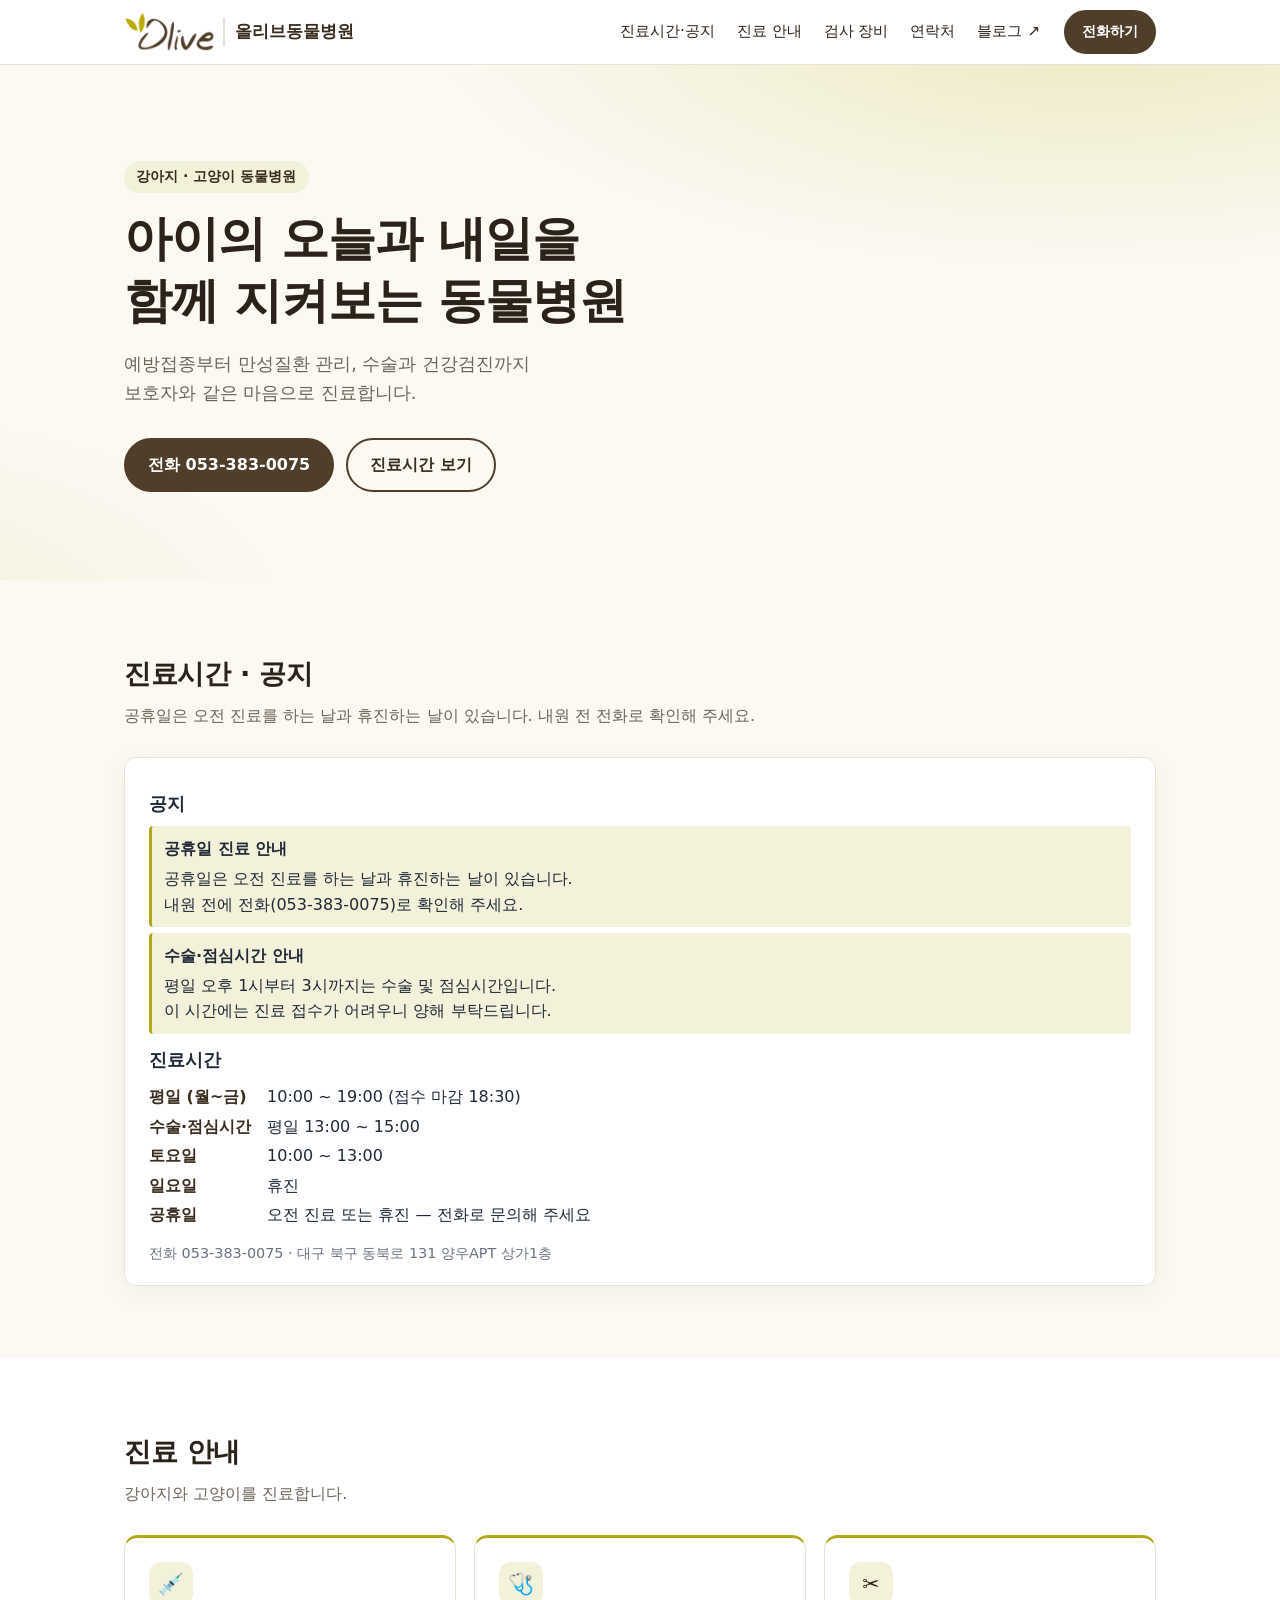
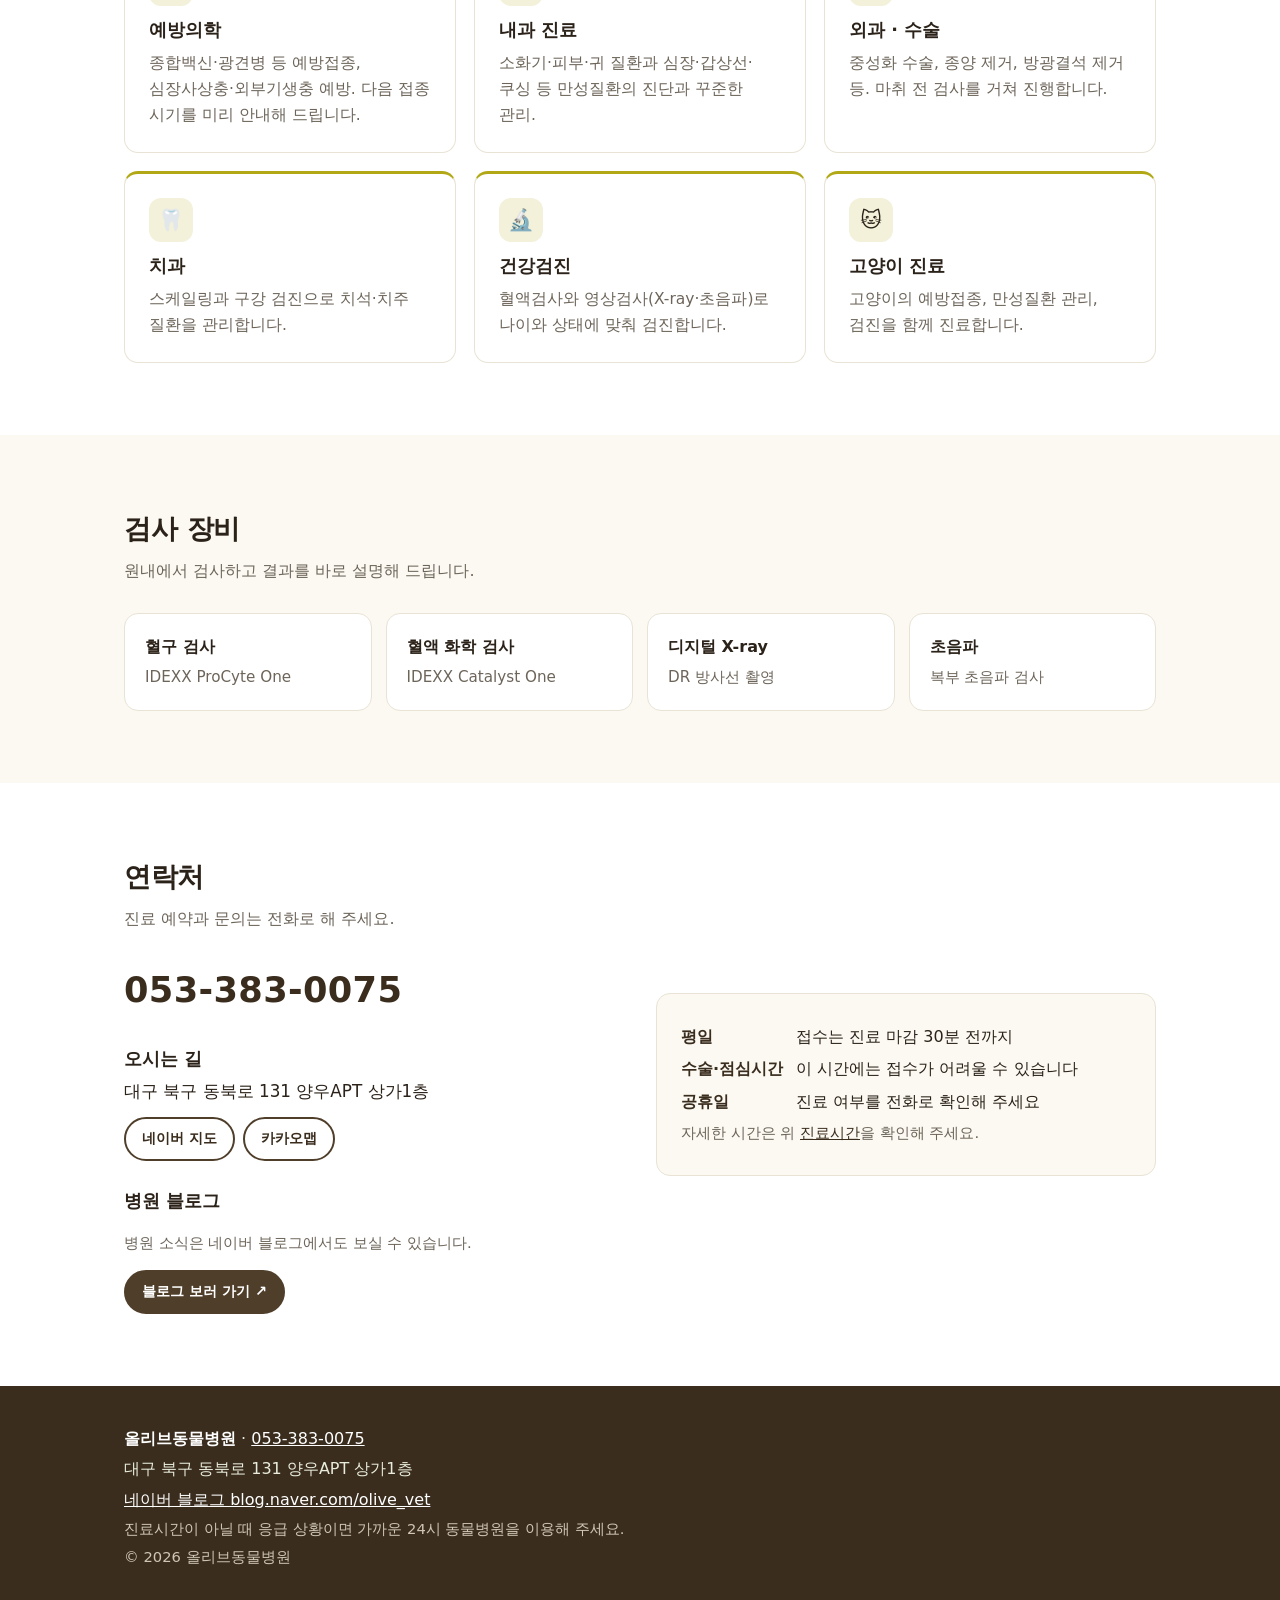
<file: index.html>
<!DOCTYPE html>
<html lang="ko">
<head>
    <meta charset="UTF-8">
    <meta name="viewport" content="width=device-width, initial-scale=1.0">
    <title>올리브동물병원 | 강아지·고양이 동물병원</title>
    <meta name="description" content="올리브동물병원 — 강아지·고양이 예방접종, 내과·외과 진료, 건강검진, 치과 스케일링. 진료시간과 휴진 안내.">
    <link rel="icon" href="images/olive-logo.png">
    <link rel="stylesheet" href="css/olive.css">
</head>
<body>
    <header class="ol-header">
        <div class="ol-wrap ol-header-in">
            <a href="#top" class="ol-logo" aria-label="올리브동물병원 처음으로">
                <img src="images/olive-logo.png" alt="Olive" width="102" height="45">
                <span class="ol-logo-name" data-vc="clinic_name">올리브동물병원</span>
            </a>
            <nav class="ol-nav" aria-label="메뉴">
                <a href="#hours">진료시간·공지</a>
                <a href="#care">진료 안내</a>
                <a href="#equipment">검사 장비</a>
                <a href="#contact">연락처</a>
                <a href="https://blog.naver.com/olive_vet" target="_blank" rel="noopener">블로그 ↗</a>
            </nav>
            <a class="ol-btn ol-btn-sm" href="tel:0533830075" data-vc="phone" data-vc-text="keep">전화하기</a>
        </div>
    </header>

    <main id="top">
        <section class="ol-hero">
            <div class="ol-wrap ol-hero-in">
                <p class="ol-eyebrow">강아지 · 고양이 동물병원</p>
                <h1>아이의 오늘과 내일을<br>함께 지켜보는 동물병원</h1>
                <p class="ol-lead">예방접종부터 만성질환 관리, 수술과 건강검진까지 <br class="ol-br">보호자와 같은 마음으로 진료합니다.</p>
                <div class="ol-hero-cta">
                    <a class="ol-btn" href="tel:0533830075" data-vc="phone" data-vc-prefix="전화 ">전화 053-383-0075</a>
                    <a class="ol-btn ol-btn-ghost" href="#hours">진료시간 보기</a>
                </div>
            </div>
        </section>

        <section id="hours" class="ol-section ol-section-tint">
            <div class="ol-wrap">
                <h2 class="ol-h2">진료시간 · 공지</h2>
                <p class="ol-sub">공휴일은 오전 진료를 하는 날과 휴진하는 날이 있습니다. 내원 전 전화로 확인해 주세요.</p>
            </div>
<!-- vetchart:clinic-info -->
<section id="vetchart-clinic-info"></section>
<script src="js/vetchart-clinic-info.js" defer></script>
<!-- /vetchart:clinic-info -->
        </section>

        <section id="care" class="ol-section">
            <div class="ol-wrap">
                <h2 class="ol-h2">진료 안내</h2>
                <p class="ol-sub">강아지와 고양이를 진료합니다.</p>
                <div class="ol-cards">
                    <article class="ol-card">
                        <div class="ol-ico" aria-hidden="true">💉</div>
                        <h3>예방의학</h3>
                        <p>종합백신·광견병 등 예방접종, 심장사상충·외부기생충 예방. 다음 접종 시기를 미리 안내해 드립니다.</p>
                    </article>
                    <article class="ol-card">
                        <div class="ol-ico" aria-hidden="true">🩺</div>
                        <h3>내과 진료</h3>
                        <p>소화기·피부·귀 질환과 심장·갑상선·쿠싱 등 만성질환의 진단과 꾸준한 관리.</p>
                    </article>
                    <article class="ol-card">
                        <div class="ol-ico" aria-hidden="true">✂️</div>
                        <h3>외과 · 수술</h3>
                        <p>중성화 수술, 종양 제거, 방광결석 제거 등. 마취 전 검사를 거쳐 진행합니다.</p>
                    </article>
                    <article class="ol-card">
                        <div class="ol-ico" aria-hidden="true">🦷</div>
                        <h3>치과</h3>
                        <p>스케일링과 구강 검진으로 치석·치주 질환을 관리합니다.</p>
                    </article>
                    <article class="ol-card">
                        <div class="ol-ico" aria-hidden="true">🔬</div>
                        <h3>건강검진</h3>
                        <p>혈액검사와 영상검사(X-ray·초음파)로 나이와 상태에 맞춰 검진합니다.</p>
                    </article>
                    <article class="ol-card">
                        <div class="ol-ico" aria-hidden="true">🐱</div>
                        <h3>고양이 진료</h3>
                        <p>고양이의 예방접종, 만성질환 관리, 검진을 함께 진료합니다.</p>
                    </article>
                </div>
            </div>
        </section>

        <section id="equipment" class="ol-section ol-section-tint">
            <div class="ol-wrap">
                <h2 class="ol-h2">검사 장비</h2>
                <p class="ol-sub">원내에서 검사하고 결과를 바로 설명해 드립니다.</p>
                <ul class="ol-equip">
                    <li><strong>혈구 검사</strong><span>IDEXX ProCyte One</span></li>
                    <li><strong>혈액 화학 검사</strong><span>IDEXX Catalyst One</span></li>
                    <li><strong>디지털 X-ray</strong><span>DR 방사선 촬영</span></li>
                    <li><strong>초음파</strong><span>복부 초음파 검사</span></li>
                </ul>
            </div>
        </section>

        <section id="contact" class="ol-section">
            <div class="ol-wrap ol-contact">
                <div>
                    <h2 class="ol-h2">연락처</h2>
                    <p class="ol-sub">진료 예약과 문의는 전화로 해 주세요.</p>
                    <a class="ol-phone" href="tel:0533830075" data-vc="phone">053-383-0075</a>
                    <h3 class="ol-h3">오시는 길</h3>
                    <p class="ol-addr" data-vc="address">대구 북구 동북로 131 양우APT 상가1층</p>
                    <div class="ol-map">
                        <a class="ol-btn ol-btn-ghost ol-btn-sm" href="https://map.naver.com/p/search/%EC%98%AC%EB%A6%AC%EB%B8%8C%EB%8F%99%EB%AC%BC%EB%B3%91%EC%9B%90%20%EB%8C%80%EA%B5%AC%20%EB%B6%81%EA%B5%AC%20%EB%8F%99%EB%B6%81%EB%A1%9C%20131" target="_blank" rel="noopener">네이버 지도</a>
                        <a class="ol-btn ol-btn-ghost ol-btn-sm" href="https://map.kakao.com/?q=%EB%8C%80%EA%B5%AC%20%EB%B6%81%EA%B5%AC%20%EB%8F%99%EB%B6%81%EB%A1%9C%20131" target="_blank" rel="noopener">카카오맵</a>
                    </div>
                    <h3 class="ol-h3">병원 블로그</h3>
                    <p class="ol-muted">병원 소식은 네이버 블로그에서도 보실 수 있습니다.</p>
                    <a class="ol-btn ol-btn-sm" href="https://blog.naver.com/olive_vet" target="_blank" rel="noopener">블로그 보러 가기 ↗</a>
                </div>
                <div class="ol-contact-box">
                    <p><strong>평일</strong> 접수는 진료 마감 30분 전까지</p>
                    <p><strong>수술·점심시간</strong> 이 시간에는 접수가 어려울 수 있습니다</p>
                    <p><strong>공휴일</strong> 진료 여부를 전화로 확인해 주세요</p>
                    <p class="ol-muted">자세한 시간은 위 <a href="#hours">진료시간</a>을 확인해 주세요.</p>
                </div>
            </div>
        </section>
    </main>

    <footer class="ol-footer">
        <div class="ol-wrap">
            <p><strong data-vc="clinic_name">올리브동물병원</strong> · <a href="tel:0533830075" data-vc="phone">053-383-0075</a></p>
            <p data-vc="address">대구 북구 동북로 131 양우APT 상가1층</p>
            <p><a href="https://blog.naver.com/olive_vet" target="_blank" rel="noopener">네이버 블로그 blog.naver.com/olive_vet</a></p>
            <p class="ol-muted">진료시간이 아닐 때 응급 상황이면 가까운 24시 동물병원을 이용해 주세요.</p>
            <p class="ol-muted">&copy; 2026 올리브동물병원</p>
        </div>
    </footer>
</body>
</html>
</file>
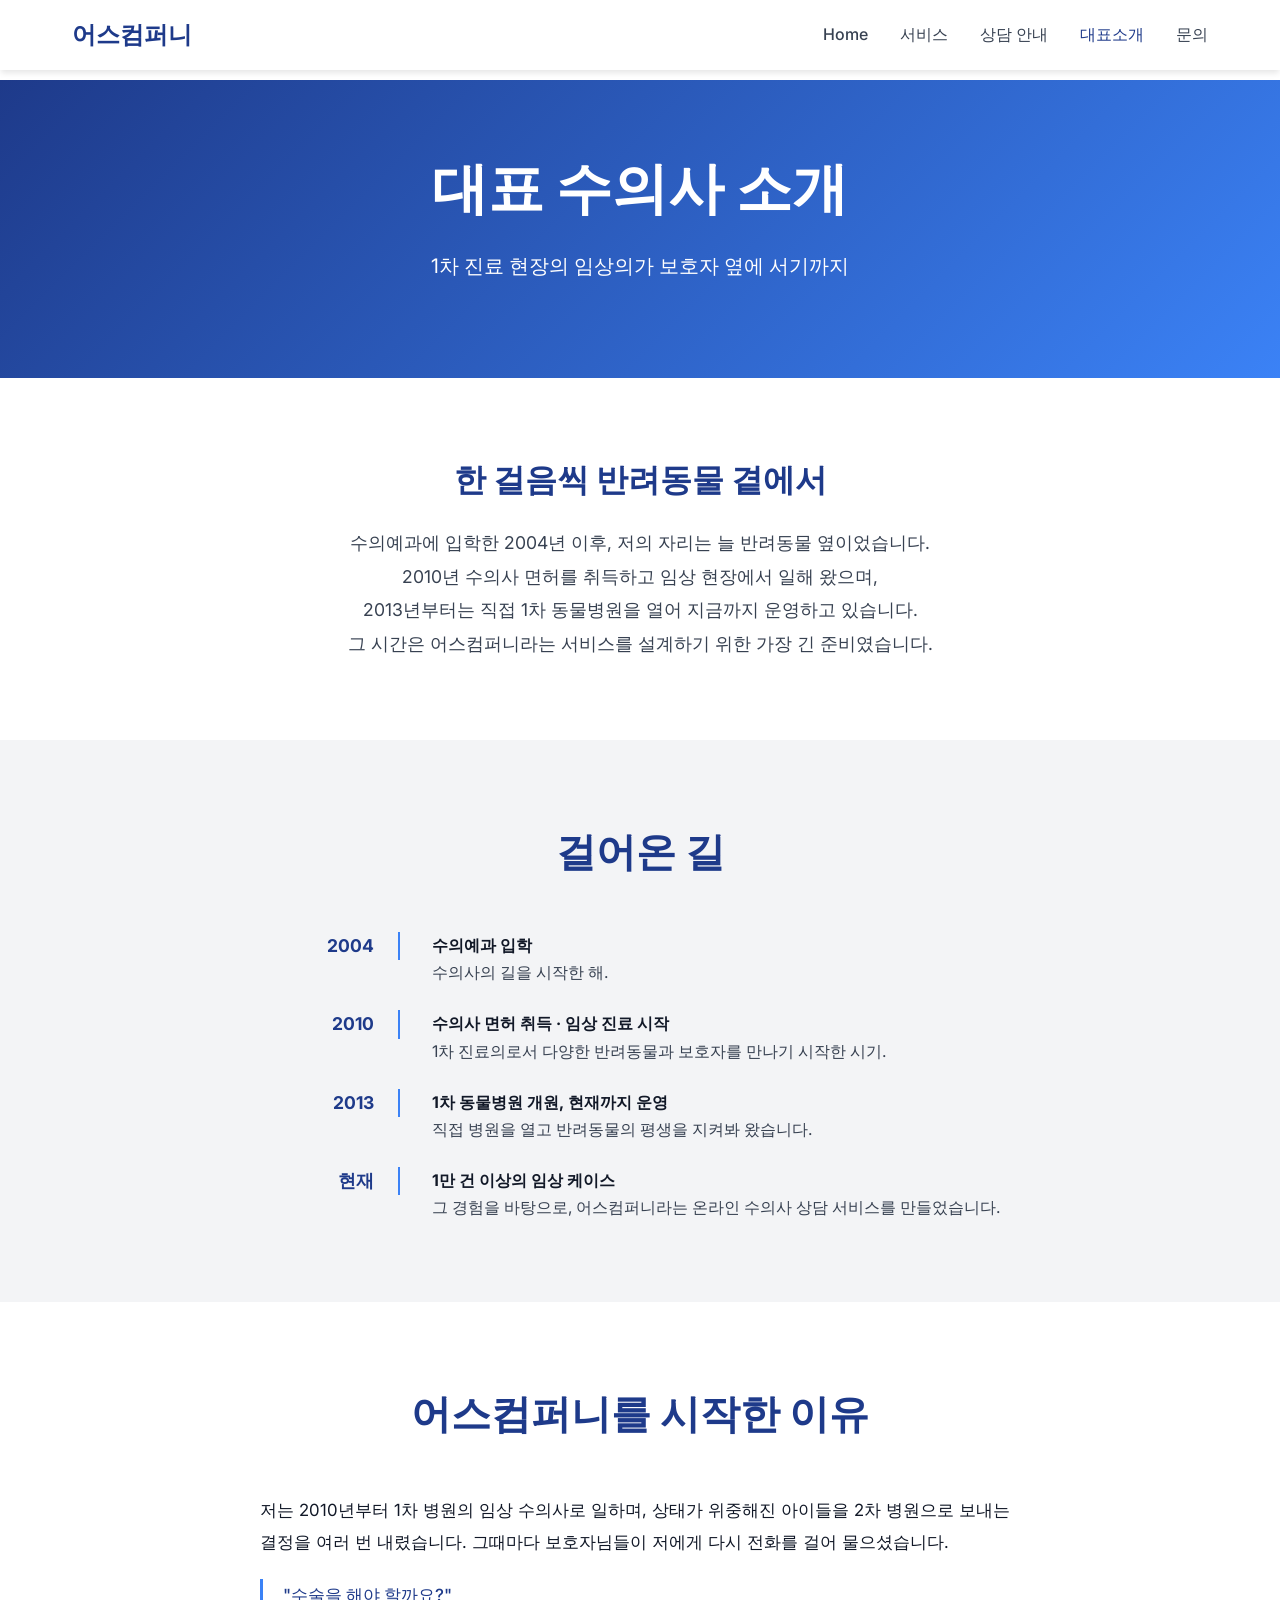
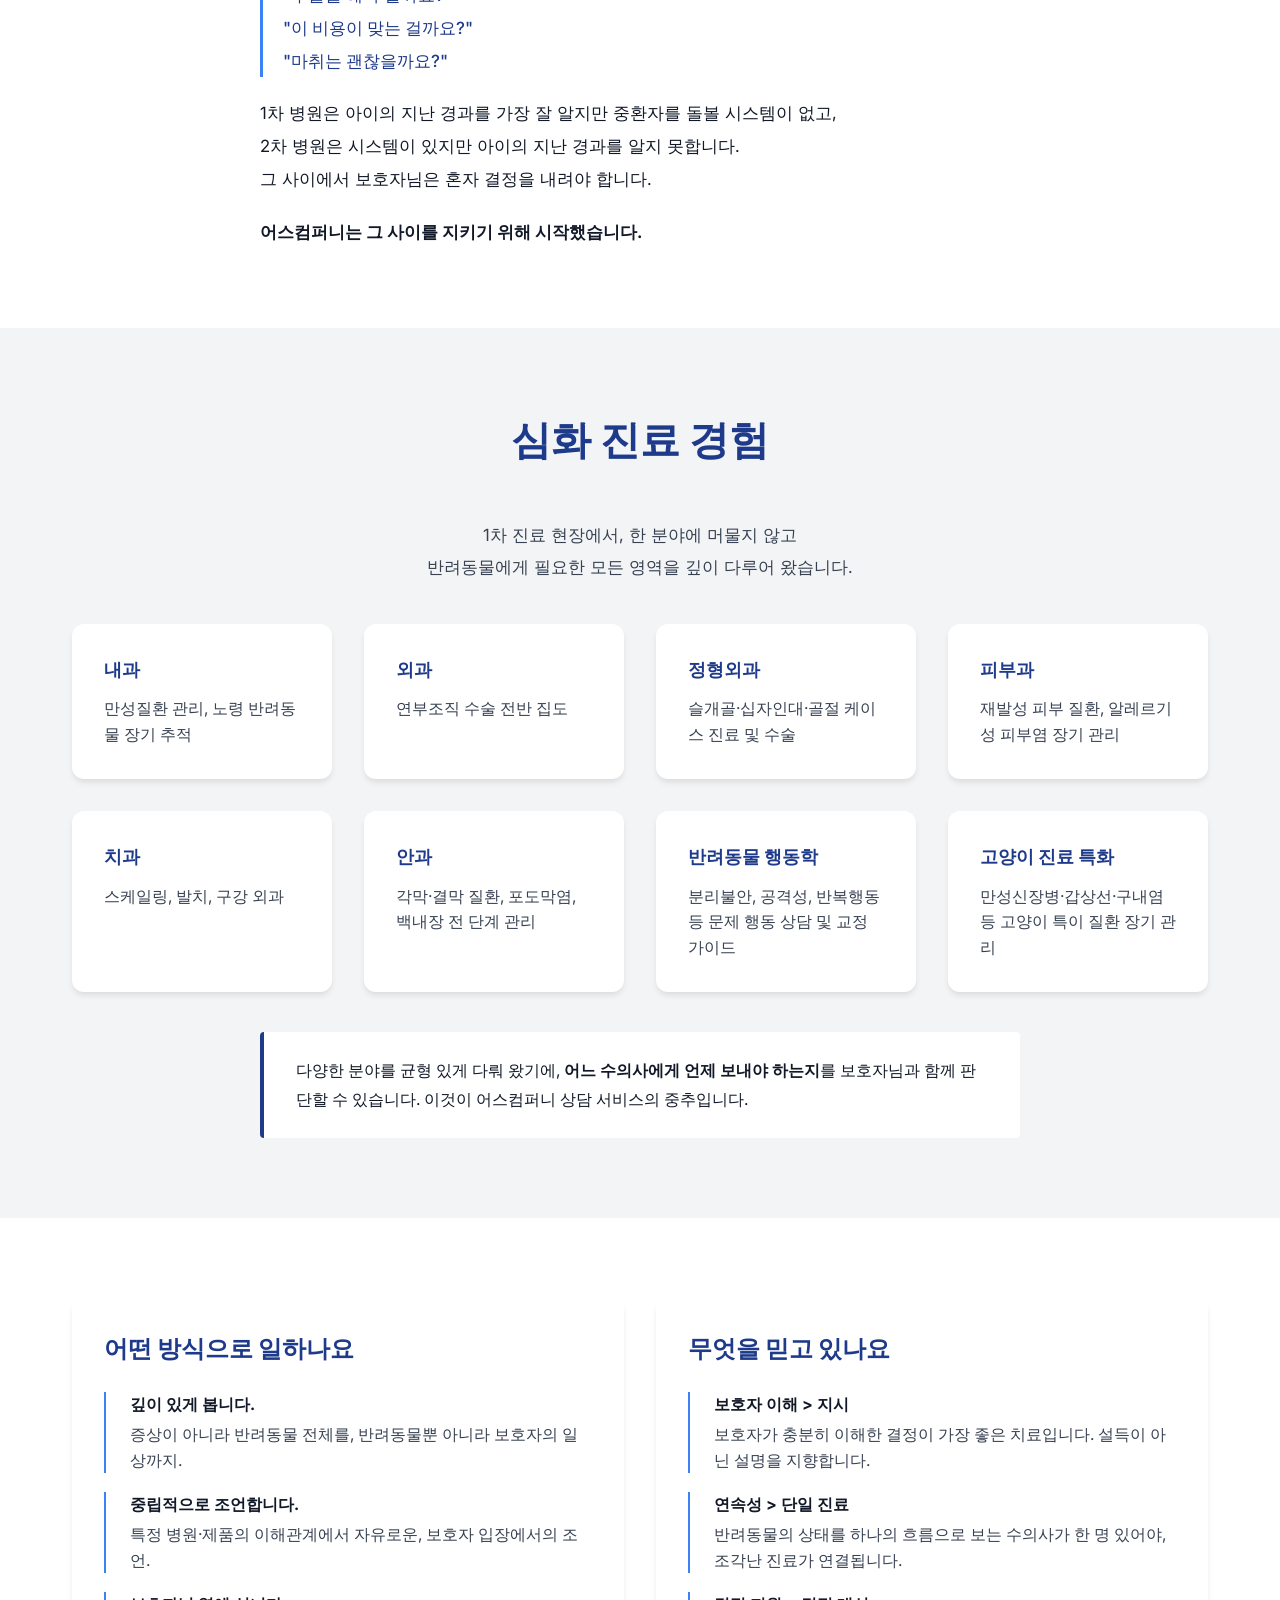
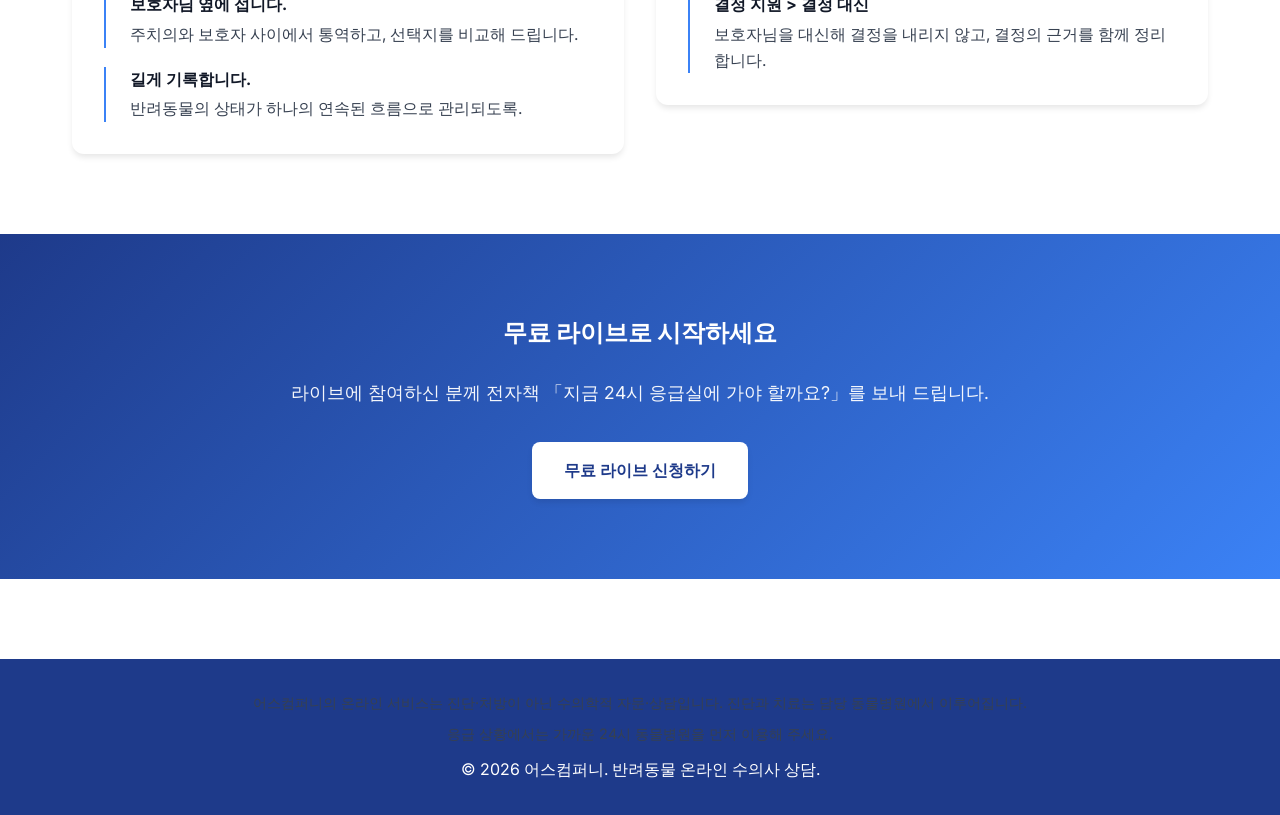
<file: about.html>
<!DOCTYPE html>
<html lang="ko">
<head>
    <meta charset="UTF-8">
    <meta name="viewport" content="width=device-width, initial-scale=1.0">
    <title>대표소개 - 어스컴퍼니</title>
    <meta name="description" content="어스컴퍼니 대표 수의사 소개. 1차 동물병원 원장의 경험을 바탕으로 1차와 2차 사이의 보호자를 돕기 위해 시작한 온라인 상담 서비스.">
    <link rel="stylesheet" href="css/style.css">
    <link rel="icon" href="data:image/svg+xml,<svg xmlns='http://www.w3.org/2000/svg' viewBox='0 0 100 100'><rect width='100' height='100' fill='%231e3a8a'/><text x='50' y='68' font-size='56' font-family='Inter,sans-serif' font-weight='700' fill='white' text-anchor='middle'>E</text></svg>">
</head>
<body>
    <nav>
        <div class="nav-container">
            <a href="index.html" class="logo">어스컴퍼니</a>
            <ul class="nav-links">
                <li><a href="index.html">Home</a></li>
                <li><a href="services.html">서비스</a></li>
                <li><a href="membership.html">상담 안내</a></li>
                <li><a href="about.html">대표소개</a></li>
                <li><a href="contact.html">문의</a></li>
            </ul>
            <div class="hamburger">
                <span></span>
                <span></span>
                <span></span>
            </div>
        </div>
    </nav>

    <main>
        <section class="hero" style="padding: 4rem 2rem; min-height: auto;">
            <div class="hero-content">
                <h1>대표 수의사 소개</h1>
                <p>1차 진료 현장의 임상의가 보호자 옆에 서기까지</p>
            </div>
        </section>

        <section class="section">
            <div class="container">
                <div style="max-width: 820px; margin: 0 auto; text-align: center;">
                    <h2 style="color: var(--deep-blue); margin-bottom: 1.5rem; font-size: 2rem; line-height: 1.4;">한 걸음씩 반려동물 곁에서</h2>
                    <p style="color: var(--gray-700); font-size: 1.1rem; line-height: 1.9;">
                        수의예과에 입학한 2004년 이후, 저의 자리는 늘 반려동물 옆이었습니다.<br>
                        2010년 수의사 면허를 취득하고 임상 현장에서 일해 왔으며,<br>
                        2013년부터는 직접 1차 동물병원을 열어 지금까지 운영하고 있습니다.<br>
                        그 시간은 어스컴퍼니라는 서비스를 설계하기 위한 가장 긴 준비였습니다.
                    </p>
                </div>
            </div>
        </section>

        <section class="section" style="background-color: var(--gray-100);">
            <div class="container">
                <h2 class="section-title">걸어온 길</h2>
                <div style="max-width: 760px; margin: 0 auto;">
                    <div style="display: grid; grid-template-columns: 140px 1fr; gap: 1.5rem 2rem; align-items: start;">
                        <div style="color: var(--deep-blue); font-weight: 700; font-size: 1.1rem; border-right: 2px solid var(--light-blue); padding-right: 1.5rem; text-align: right;">2004</div>
                        <div style="color: var(--gray-900); line-height: 1.7;">
                            <strong>수의예과 입학</strong><br>
                            <span style="color: var(--gray-700);">수의사의 길을 시작한 해.</span>
                        </div>

                        <div style="color: var(--deep-blue); font-weight: 700; font-size: 1.1rem; border-right: 2px solid var(--light-blue); padding-right: 1.5rem; text-align: right;">2010</div>
                        <div style="color: var(--gray-900); line-height: 1.7;">
                            <strong>수의사 면허 취득 · 임상 진료 시작</strong><br>
                            <span style="color: var(--gray-700);">1차 진료의로서 다양한 반려동물과 보호자를 만나기 시작한 시기.</span>
                        </div>

                        <div style="color: var(--deep-blue); font-weight: 700; font-size: 1.1rem; border-right: 2px solid var(--light-blue); padding-right: 1.5rem; text-align: right;">2013</div>
                        <div style="color: var(--gray-900); line-height: 1.7;">
                            <strong>1차 동물병원 개원, 현재까지 운영</strong><br>
                            <span style="color: var(--gray-700);">직접 병원을 열고 반려동물의 평생을 지켜봐 왔습니다.</span>
                        </div>

                        <div style="color: var(--deep-blue); font-weight: 700; font-size: 1.1rem; border-right: 2px solid var(--light-blue); padding-right: 1.5rem; text-align: right;">현재</div>
                        <div style="color: var(--gray-900); line-height: 1.7;">
                            <strong>1만 건 이상의 임상 케이스</strong><br>
                            <span style="color: var(--gray-700);">그 경험을 바탕으로, 어스컴퍼니라는 온라인 수의사 상담 서비스를 만들었습니다.</span>
                        </div>
                    </div>
                </div>
            </div>
        </section>

        <section class="section">
            <div class="container">
                <div style="max-width: 760px; margin: 0 auto;">
                    <h2 class="section-title">어스컴퍼니를 시작한 이유</h2>
                    <div style="color: var(--gray-900); font-size: 1.05rem; line-height: 1.95;">
                        <p style="margin-bottom: 1.25rem;">저는 2010년부터 1차 병원의 임상 수의사로 일하며, 상태가 위중해진 아이들을 2차 병원으로 보내는 결정을 여러 번 내렸습니다. 그때마다 보호자님들이 저에게 다시 전화를 걸어 물으셨습니다.</p>
                        <p style="margin-bottom: 1.25rem; padding-left: 1.25rem; border-left: 3px solid var(--light-blue); color: var(--deep-blue); font-weight: 500;">"수술을 해야 할까요?"<br>"이 비용이 맞는 걸까요?"<br>"마취는 괜찮을까요?"</p>
                        <p style="margin-bottom: 1.25rem;">1차 병원은 아이의 지난 경과를 가장 잘 알지만 중환자를 돌볼 시스템이 없고,<br>2차 병원은 시스템이 있지만 아이의 지난 경과를 알지 못합니다.<br>그 사이에서 보호자님은 혼자 결정을 내려야 합니다.</p>
                        <p><strong>어스컴퍼니는 그 사이를 지키기 위해 시작했습니다.</strong></p>
                    </div>
                </div>
            </div>
        </section>

        <section class="section" style="background-color: var(--gray-100);">
            <div class="container">
                <h2 class="section-title">심화 진료 경험</h2>
                <div style="max-width: 820px; margin: 0 auto 2.5rem; text-align: center; color: var(--gray-700); font-size: 1.05rem; line-height: 1.9;">
                    1차 진료 현장에서, 한 분야에 머물지 않고<br>
                    반려동물에게 필요한 모든 영역을 깊이 다루어 왔습니다.
                </div>
                <div class="grid grid-3">
                    <div class="card">
                        <h3 style="color: var(--deep-blue); margin-bottom: 0.75rem; font-size: 1.1rem;">내과</h3>
                        <p style="color: var(--gray-700);">만성질환 관리, 노령 반려동물 장기 추적</p>
                    </div>
                    <div class="card">
                        <h3 style="color: var(--deep-blue); margin-bottom: 0.75rem; font-size: 1.1rem;">외과</h3>
                        <p style="color: var(--gray-700);">연부조직 수술 전반 집도</p>
                    </div>
                    <div class="card">
                        <h3 style="color: var(--deep-blue); margin-bottom: 0.75rem; font-size: 1.1rem;">정형외과</h3>
                        <p style="color: var(--gray-700);">슬개골·십자인대·골절 케이스 진료 및 수술</p>
                    </div>
                    <div class="card">
                        <h3 style="color: var(--deep-blue); margin-bottom: 0.75rem; font-size: 1.1rem;">피부과</h3>
                        <p style="color: var(--gray-700);">재발성 피부 질환, 알레르기성 피부염 장기 관리</p>
                    </div>
                    <div class="card">
                        <h3 style="color: var(--deep-blue); margin-bottom: 0.75rem; font-size: 1.1rem;">치과</h3>
                        <p style="color: var(--gray-700);">스케일링, 발치, 구강 외과</p>
                    </div>
                    <div class="card">
                        <h3 style="color: var(--deep-blue); margin-bottom: 0.75rem; font-size: 1.1rem;">안과</h3>
                        <p style="color: var(--gray-700);">각막·결막 질환, 포도막염, 백내장 전 단계 관리</p>
                    </div>
                    <div class="card">
                        <h3 style="color: var(--deep-blue); margin-bottom: 0.75rem; font-size: 1.1rem;">반려동물 행동학</h3>
                        <p style="color: var(--gray-700);">분리불안, 공격성, 반복행동 등 문제 행동 상담 및 교정 가이드</p>
                    </div>
                    <div class="card">
                        <h3 style="color: var(--deep-blue); margin-bottom: 0.75rem; font-size: 1.1rem;">고양이 진료 특화</h3>
                        <p style="color: var(--gray-700);">만성신장병·갑상선·구내염 등 고양이 특이 질환 장기 관리</p>
                    </div>
                </div>
                <div style="max-width: 760px; margin: 2.5rem auto 0; padding: 1.5rem 2rem; background: var(--white); border-left: 4px solid var(--deep-blue); border-radius: 4px;">
                    <p style="color: var(--gray-900); line-height: 1.8;">
                        다양한 분야를 균형 있게 다뤄 왔기에, <strong>어느 수의사에게 언제 보내야 하는지</strong>를 보호자님과 함께 판단할 수 있습니다. 이것이 어스컴퍼니 상담 서비스의 중추입니다.
                    </p>
                </div>
            </div>
        </section>

        <section class="section">
            <div class="container">
                <div class="grid grid-2" style="align-items: start;">
                    <div class="card">
                        <h2 style="color: var(--deep-blue); margin-bottom: 1.5rem;">어떤 방식으로 일하나요</h2>
                        <ul style="list-style: none; padding: 0;">
                            <li style="margin-bottom: 1.2rem; padding-left: 1rem; border-left: 2px solid var(--light-blue);">
                                <strong style="padding-left: 0.5rem;">깊이 있게 봅니다.</strong><br>
                                <span style="color: var(--gray-700); padding-left: 0.5rem; display: inline-block; margin-top: 0.25rem;">증상이 아니라 반려동물 전체를, 반려동물뿐 아니라 보호자의 일상까지.</span>
                            </li>
                            <li style="margin-bottom: 1.2rem; padding-left: 1rem; border-left: 2px solid var(--light-blue);">
                                <strong style="padding-left: 0.5rem;">중립적으로 조언합니다.</strong><br>
                                <span style="color: var(--gray-700); padding-left: 0.5rem; display: inline-block; margin-top: 0.25rem;">특정 병원·제품의 이해관계에서 자유로운, 보호자 입장에서의 조언.</span>
                            </li>
                            <li style="margin-bottom: 1.2rem; padding-left: 1rem; border-left: 2px solid var(--light-blue);">
                                <strong style="padding-left: 0.5rem;">보호자님 옆에 섭니다.</strong><br>
                                <span style="color: var(--gray-700); padding-left: 0.5rem; display: inline-block; margin-top: 0.25rem;">주치의와 보호자 사이에서 통역하고, 선택지를 비교해 드립니다.</span>
                            </li>
                            <li style="margin-bottom: 0; padding-left: 1rem; border-left: 2px solid var(--light-blue);">
                                <strong style="padding-left: 0.5rem;">길게 기록합니다.</strong><br>
                                <span style="color: var(--gray-700); padding-left: 0.5rem; display: inline-block; margin-top: 0.25rem;">반려동물의 상태가 하나의 연속된 흐름으로 관리되도록.</span>
                            </li>
                        </ul>
                    </div>
                    <div class="card">
                        <h2 style="color: var(--deep-blue); margin-bottom: 1.5rem;">무엇을 믿고 있나요</h2>
                        <ul style="list-style: none; padding: 0;">
                            <li style="margin-bottom: 1.2rem; padding-left: 1rem; border-left: 2px solid var(--light-blue);">
                                <strong style="padding-left: 0.5rem;">보호자 이해 &gt; 지시</strong><br>
                                <span style="color: var(--gray-700); padding-left: 0.5rem; display: inline-block; margin-top: 0.25rem;">보호자가 충분히 이해한 결정이 가장 좋은 치료입니다. 설득이 아닌 설명을 지향합니다.</span>
                            </li>
                            <li style="margin-bottom: 1.2rem; padding-left: 1rem; border-left: 2px solid var(--light-blue);">
                                <strong style="padding-left: 0.5rem;">연속성 &gt; 단일 진료</strong><br>
                                <span style="color: var(--gray-700); padding-left: 0.5rem; display: inline-block; margin-top: 0.25rem;">반려동물의 상태를 하나의 흐름으로 보는 수의사가 한 명 있어야, 조각난 진료가 연결됩니다.</span>
                            </li>
                            <li style="margin-bottom: 0; padding-left: 1rem; border-left: 2px solid var(--light-blue);">
                                <strong style="padding-left: 0.5rem;">결정 지원 &gt; 결정 대신</strong><br>
                                <span style="color: var(--gray-700); padding-left: 0.5rem; display: inline-block; margin-top: 0.25rem;">보호자님을 대신해 결정을 내리지 않고, 결정의 근거를 함께 정리합니다.</span>
                            </li>
                        </ul>
                    </div>
                </div>
            </div>
        </section>

        <section class="section" style="background: linear-gradient(135deg, var(--deep-blue) 0%, var(--light-blue) 100%); color: white;">
            <div class="container">
                <div style="text-align: center; max-width: 760px; margin: 0 auto;">
                    <h2 style="color: white; margin-bottom: 1.5rem;">무료 라이브로 시작하세요</h2>
                    <p style="font-size: 1.1rem; margin-bottom: 2rem; opacity: 0.95; line-height: 1.9;">
                        라이브에 참여하신 분께 전자책 <span data-todo="ebook-title">「지금 24시 응급실에 가야 할까요?」</span>를 보내 드립니다.
                    </p>
                    <a href="contact.html#live" class="btn" style="background: white; color: var(--deep-blue);">무료 라이브 신청하기</a>
                </div>
            </div>
        </section>
    </main>

    <footer>
        <div class="container">
            <p style="font-size: 0.9rem; color: var(--gray-700); margin-bottom: 0.5rem;">어스컴퍼니의 온라인 서비스는 진단·처방이 아닌 수의학적 자문·상담입니다. 진단과 치료는 담당 동물병원에서 이루어집니다.</p>
            <p style="font-size: 0.9rem; color: var(--gray-700); margin-bottom: 0.75rem;">응급 상황에서는 가까운 24시 동물병원을 먼저 이용해 주세요.</p>
            <p>&copy; 2026 어스컴퍼니. 반려동물 온라인 수의사 상담.</p>
        </div>
    </footer>

    <script src="js/script.js"></script>
</body>
</html>
</file>
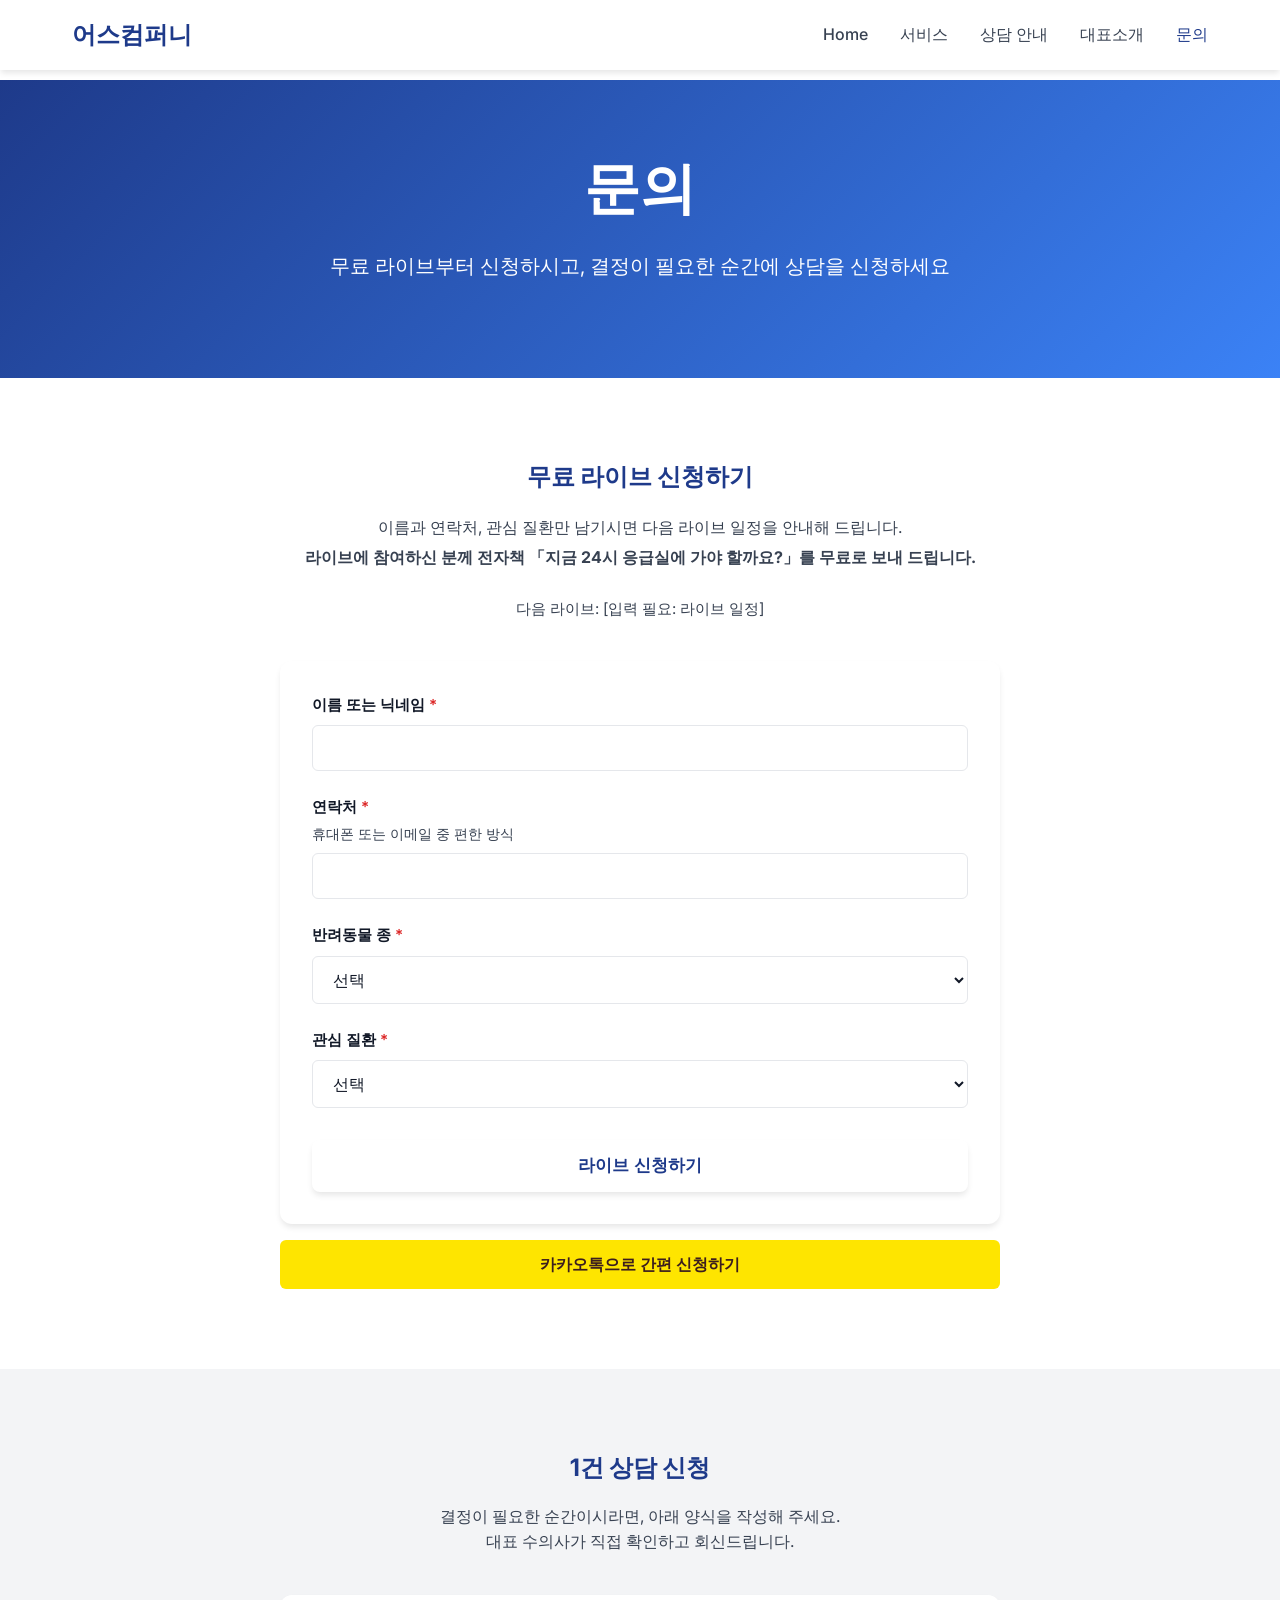
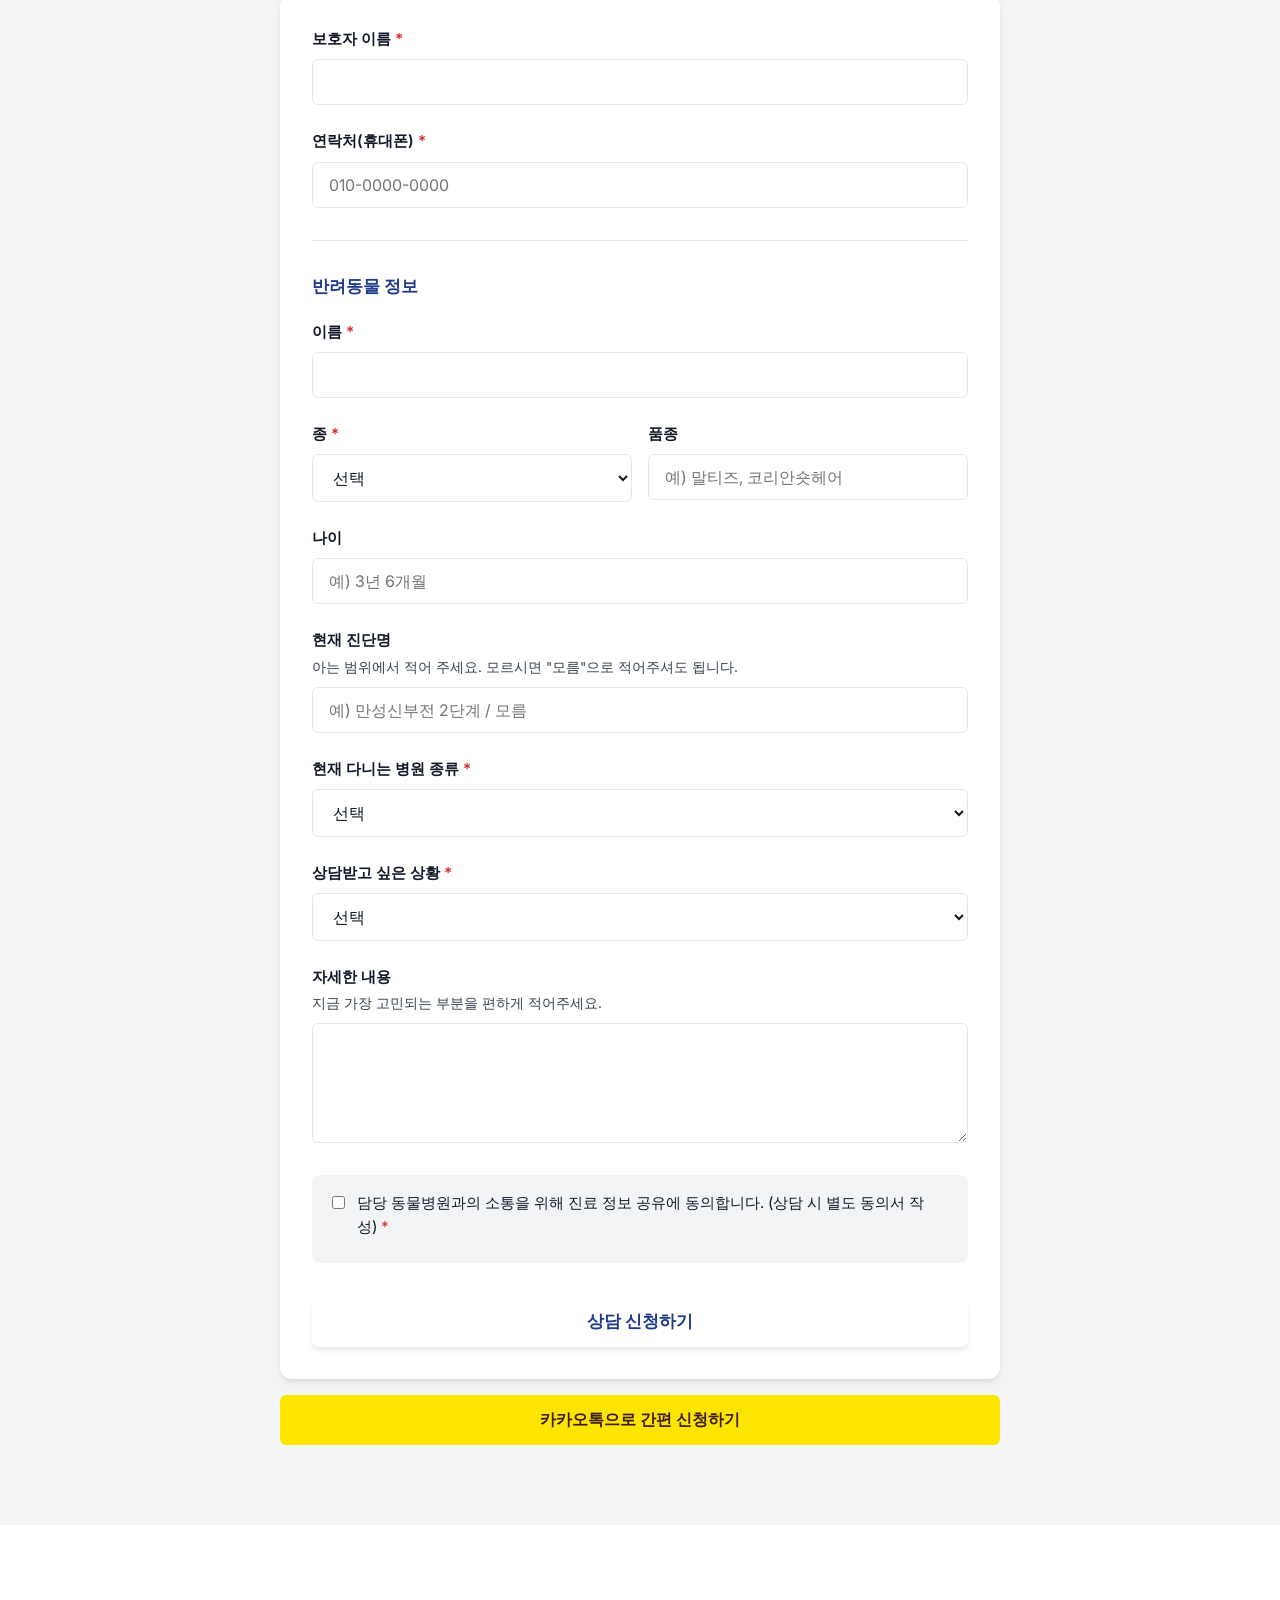
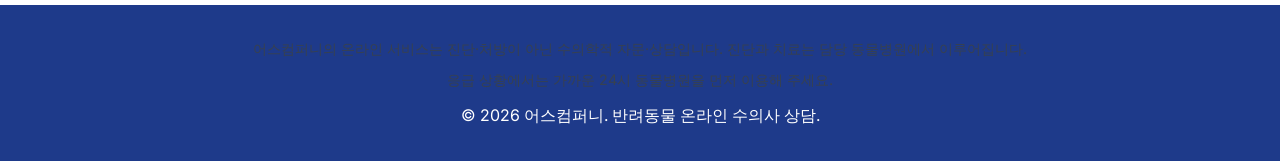
<file: contact.html>
<!DOCTYPE html>
<html lang="ko">
<head>
    <meta charset="UTF-8">
    <meta name="viewport" content="width=device-width, initial-scale=1.0">
    <title>문의 - 어스컴퍼니</title>
    <meta name="description" content="어스컴퍼니 무료 라이브 사전 신청과 1건 상담 신청. 전국 온라인.">
    <link rel="stylesheet" href="css/style.css">
    <link rel="icon" href="data:image/svg+xml,<svg xmlns='http://www.w3.org/2000/svg' viewBox='0 0 100 100'><rect width='100' height='100' fill='%231e3a8a'/><text x='50' y='68' font-size='56' font-family='Inter,sans-serif' font-weight='700' fill='white' text-anchor='middle'>E</text></svg>">
    <style>
        .inquiry-form .form-group {
            margin-bottom: 1.5rem;
        }
        .inquiry-form label {
            display: block;
            margin-bottom: 0.5rem;
            color: var(--gray-900);
            font-weight: 600;
            font-size: 0.95rem;
        }
        .inquiry-form label .req {
            color: #dc2626;
            margin-left: 0.25rem;
        }
        .inquiry-form .field-desc {
            display: block;
            color: var(--gray-700);
            font-size: 0.85rem;
            font-weight: 400;
            margin-top: 0.25rem;
        }
        .inquiry-form input[type="text"],
        .inquiry-form input[type="email"],
        .inquiry-form select,
        .inquiry-form textarea {
            width: 100%;
            padding: 0.75rem 1rem;
            border: 1px solid var(--gray-200);
            border-radius: 6px;
            font-family: inherit;
            font-size: 1rem;
            color: var(--gray-900);
            background: var(--white);
            transition: border-color 0.2s ease, box-shadow 0.2s ease;
        }
        .inquiry-form input:focus,
        .inquiry-form select:focus,
        .inquiry-form textarea:focus {
            outline: none;
            border-color: var(--deep-blue);
            box-shadow: 0 0 0 3px rgba(30, 58, 138, 0.12);
        }
        .inquiry-form textarea {
            min-height: 120px;
            resize: vertical;
        }
        .inquiry-form .form-row {
            display: grid;
            grid-template-columns: 1fr 1fr;
            gap: 1rem;
        }
        .inquiry-form .radio-group {
            display: flex;
            gap: 1.25rem;
            flex-wrap: wrap;
            padding-top: 0.25rem;
        }
        .inquiry-form .radio-group label {
            display: inline-flex;
            align-items: center;
            gap: 0.4rem;
            font-weight: 400;
            margin-bottom: 0;
            cursor: pointer;
        }
        .inquiry-form .radio-group input {
            accent-color: var(--deep-blue);
            margin: 0;
        }
        .inquiry-form .submit-row {
            margin-top: 2rem;
        }
        .inquiry-form .submit-row .btn {
            width: 100%;
            padding: 0.9rem;
            font-size: 1.05rem;
            cursor: pointer;
            border: none;
        }
        .kakao-btn {
            display: block;
            width: 100%;
            text-align: center;
            padding: 0.75rem 1rem;
            background: #FEE500;
            color: #3C1E1E;
            text-decoration: none;
            border-radius: 6px;
            font-weight: 600;
            margin-top: 1rem;
        }
        @media (max-width: 640px) {
            .inquiry-form .form-row {
                grid-template-columns: 1fr;
            }
        }
    </style>
</head>
<body>
    <nav>
        <div class="nav-container">
            <a href="index.html" class="logo">어스컴퍼니</a>
            <ul class="nav-links">
                <li><a href="index.html">Home</a></li>
                <li><a href="services.html">서비스</a></li>
                <li><a href="membership.html">상담 안내</a></li>
                <li><a href="about.html">대표소개</a></li>
                <li><a href="contact.html">문의</a></li>
            </ul>
            <div class="hamburger">
                <span></span>
                <span></span>
                <span></span>
            </div>
        </div>
    </nav>

    <main>
        <section class="hero" style="padding: 4rem 2rem; min-height: auto;">
            <div class="hero-content">
                <h1>문의</h1>
                <p>무료 라이브부터 신청하시고, 결정이 필요한 순간에 상담을 신청하세요</p>
            </div>
        </section>

        <!-- 영역 A: 무료 라이브 사전 신청 (라이브 참여 시 전자책 증정) -->
        <section class="section" id="live">
            <div class="container">
                <div style="max-width: 720px; margin: 0 auto;">
                    <h2 style="color: var(--deep-blue); margin-bottom: 1rem; text-align: center;">무료 라이브 신청하기</h2>
                    <p style="text-align: center; color: var(--gray-700); margin-bottom: 1.5rem; line-height: 1.9;">
                        이름과 연락처, 관심 질환만 남기시면 다음 라이브 일정을 안내해 드립니다.<br>
                        <strong>라이브에 참여하신 분께 전자책 <span data-todo="ebook-title">「지금 24시 응급실에 가야 할까요?」</span>를 무료로 보내 드립니다.</strong>
                    </p>
                    <p style="text-align: center; color: var(--gray-700); margin-bottom: 2.5rem; font-size: 0.95rem;">
                        다음 라이브: <span data-todo="live-schedule">[입력 필요: 라이브 일정]</span>
                    </p>

                    <div id="live-sent-banner" style="display: none; background: #ecfdf5; color: #065f46; border: 1px solid #a7f3d0; padding: 1.25rem 1.5rem; border-radius: 8px; margin-bottom: 2rem; text-align: center;">
                        <strong>라이브 사전 신청이 접수되었습니다.</strong><br>
                        <span style="font-size: 0.95rem;">기재해 주신 연락처로 라이브 일정과 참여 방법을 안내해 드리겠습니다.</span>
                    </div>

                    <form class="card inquiry-form"
                          action="https://formsubmit.co/yoonjae790510@gmail.com"
                          method="POST">
                        <input type="hidden" name="_subject" value="[어스컴퍼니] 무료 라이브 사전 신청">
                        <input type="hidden" name="_template" value="table">
                        <input type="hidden" name="_captcha" value="false">
                        <input type="hidden" name="_next" value="https://earthdreamer22.github.io/vibecoding/contact.html?sent=live#live">
                        <input type="text" name="_honey" style="display:none" tabindex="-1" autocomplete="off">

                        <div class="form-group">
                            <label for="live_이름">이름 또는 닉네임<span class="req">*</span></label>
                            <input type="text" id="live_이름" name="이름" required>
                        </div>

                        <div class="form-group">
                            <label for="live_연락처">연락처<span class="req">*</span>
                                <span class="field-desc">휴대폰 또는 이메일 중 편한 방식</span>
                            </label>
                            <input type="text" id="live_연락처" name="연락처" required>
                        </div>

                        <div class="form-group">
                            <label for="live_종">반려동물 종<span class="req">*</span></label>
                            <select id="live_종" name="반려동물_종" required>
                                <option value="">선택</option>
                                <option value="강아지">강아지</option>
                                <option value="고양이">고양이</option>
                            </select>
                        </div>

                        <div class="form-group">
                            <label for="live_관심질환">관심 질환<span class="req">*</span></label>
                            <select id="live_관심질환" name="관심_질환" required>
                                <option value="">선택</option>
                                <option value="만성신부전">만성신부전</option>
                                <option value="심장병">심장병</option>
                                <option value="내분비질환(쿠싱·당뇨·갑상선)">내분비질환(쿠싱·당뇨·갑상선)</option>
                                <option value="노령기 관리">노령기 관리</option>
                                <option value="기타">기타</option>
                            </select>
                        </div>

                        <div class="submit-row">
                            <button type="submit" class="btn">라이브 신청하기</button>
                        </div>
                    </form>

                    <a href="#" class="kakao-btn" data-todo="kakao-url" hidden>카카오톡으로 간편 신청하기</a>
                </div>
            </div>
        </section>

        <!-- 영역 B: 1건 상담 신청 -->
        <section class="section" style="background-color: var(--gray-100);" id="consult">
            <div class="container">
                <div style="max-width: 720px; margin: 0 auto;">
                    <h2 style="color: var(--deep-blue); margin-bottom: 1rem; text-align: center;">1건 상담 신청</h2>
                    <p style="text-align: center; color: var(--gray-700); margin-bottom: 2.5rem;">
                        결정이 필요한 순간이시라면, 아래 양식을 작성해 주세요.<br>
                        대표 수의사가 직접 확인하고 회신드립니다.
                    </p>

                    <div id="consult-sent-banner" style="display: none; background: #ecfdf5; color: #065f46; border: 1px solid #a7f3d0; padding: 1.25rem 1.5rem; border-radius: 8px; margin-bottom: 2rem; text-align: center;">
                        <strong>상담 신청이 접수되었습니다.</strong><br>
                        <span style="font-size: 0.95rem;">3영업일 이내로 대표 수의사가 직접 회신드리겠습니다.</span>
                    </div>

                    <form class="card inquiry-form"
                          action="https://formsubmit.co/yoonjae790510@gmail.com"
                          method="POST">
                        <input type="hidden" name="_subject" value="[어스컴퍼니] 1건 상담 신청">
                        <input type="hidden" name="_template" value="table">
                        <input type="hidden" name="_captcha" value="false">
                        <input type="hidden" name="_next" value="https://earthdreamer22.github.io/vibecoding/contact.html?sent=consult#consult">
                        <input type="text" name="_honey" style="display:none" tabindex="-1" autocomplete="off">

                        <div class="form-group">
                            <label for="consult_보호자">보호자 이름<span class="req">*</span></label>
                            <input type="text" id="consult_보호자" name="보호자_이름" required>
                        </div>

                        <div class="form-group">
                            <label for="consult_연락처">연락처(휴대폰)<span class="req">*</span></label>
                            <input type="text" id="consult_연락처" name="연락처" placeholder="010-0000-0000" required>
                        </div>

                        <hr style="border: none; border-top: 1px solid var(--gray-200); margin: 2rem 0;">

                        <h3 style="color: var(--deep-blue); margin-bottom: 1.25rem; font-size: 1.05rem;">반려동물 정보</h3>

                        <div class="form-group">
                            <label for="consult_반려동물_이름">이름<span class="req">*</span></label>
                            <input type="text" id="consult_반려동물_이름" name="반려동물_이름" required>
                        </div>

                        <div class="form-row">
                            <div class="form-group">
                                <label for="consult_종">종<span class="req">*</span></label>
                                <select id="consult_종" name="종" required>
                                    <option value="">선택</option>
                                    <option value="강아지">강아지</option>
                                    <option value="고양이">고양이</option>
                                </select>
                            </div>
                            <div class="form-group">
                                <label for="consult_품종">품종</label>
                                <input type="text" id="consult_품종" name="품종" placeholder="예) 말티즈, 코리안숏헤어">
                            </div>
                        </div>

                        <div class="form-group">
                            <label for="consult_나이">나이</label>
                            <input type="text" id="consult_나이" name="나이" placeholder="예) 3년 6개월">
                        </div>

                        <div class="form-group">
                            <label for="consult_진단명">현재 진단명
                                <span class="field-desc">아는 범위에서 적어 주세요. 모르시면 "모름"으로 적어주셔도 됩니다.</span>
                            </label>
                            <input type="text" id="consult_진단명" name="현재_진단명" placeholder="예) 만성신부전 2단계 / 모름">
                        </div>

                        <div class="form-group">
                            <label for="consult_병원">현재 다니는 병원 종류<span class="req">*</span></label>
                            <select id="consult_병원" name="병원_종류" required>
                                <option value="">선택</option>
                                <option value="1차 동물병원">1차 동물병원</option>
                                <option value="2차(전문·대학) 병원">2차(전문·대학) 병원</option>
                                <option value="둘 다">둘 다</option>
                            </select>
                        </div>

                        <div class="form-group">
                            <label for="consult_상황">상담받고 싶은 상황<span class="req">*</span></label>
                            <select id="consult_상황" name="상담_상황" required>
                                <option value="">선택</option>
                                <option value="수술·치료를 권유받음">수술·치료를 권유받음</option>
                                <option value="새로운 진단을 받음">새로운 진단을 받음</option>
                                <option value="2차 병원 전원을 앞둠">2차 병원 전원을 앞둠</option>
                                <option value="치료 지속 여부가 고민됨">치료 지속 여부가 고민됨</option>
                                <option value="기타">기타</option>
                            </select>
                        </div>

                        <div class="form-group">
                            <label for="consult_자세히">자세한 내용
                                <span class="field-desc">지금 가장 고민되는 부분을 편하게 적어주세요.</span>
                            </label>
                            <textarea id="consult_자세히" name="자세한_내용"></textarea>
                        </div>

                        <div class="form-group" style="padding: 1rem 1.25rem; background: var(--gray-100); border-radius: 8px;">
                            <label style="display: flex; gap: 0.75rem; align-items: flex-start; font-weight: 400; cursor: pointer;">
                                <input type="checkbox" name="정보공유_동의" value="동의" required style="margin-top: 0.3rem; accent-color: var(--deep-blue);">
                                <span style="color: var(--gray-900); font-size: 0.95rem; line-height: 1.6;">담당 동물병원과의 소통을 위해 진료 정보 공유에 동의합니다. (상담 시 별도 동의서 작성)<span class="req">*</span></span>
                            </label>
                        </div>

                        <div class="submit-row">
                            <button type="submit" class="btn">상담 신청하기</button>
                        </div>
                    </form>

                    <a href="#" class="kakao-btn" data-todo="kakao-url" hidden>카카오톡으로 간편 신청하기</a>
                </div>
            </div>
        </section>
    </main>

    <footer>
        <div class="container">
            <p style="font-size: 0.9rem; color: var(--gray-700); margin-bottom: 0.5rem;">어스컴퍼니의 온라인 서비스는 진단·처방이 아닌 수의학적 자문·상담입니다. 진단과 치료는 담당 동물병원에서 이루어집니다.</p>
            <p style="font-size: 0.9rem; color: var(--gray-700); margin-bottom: 0.75rem;">응급 상황에서는 가까운 24시 동물병원을 먼저 이용해 주세요.</p>
            <p>&copy; 2026 어스컴퍼니. 반려동물 온라인 수의사 상담.</p>
        </div>
    </footer>

    <script src="js/script.js"></script>
    <script>
        (function() {
            const params = new URLSearchParams(window.location.search);
            const sent = params.get('sent');
            if (sent === 'live') {
                const banner = document.getElementById('live-sent-banner');
                if (banner) {
                    banner.style.display = 'block';
                    banner.scrollIntoView({ behavior: 'smooth', block: 'center' });
                }
            } else if (sent === 'consult') {
                const banner = document.getElementById('consult-sent-banner');
                if (banner) {
                    banner.style.display = 'block';
                    banner.scrollIntoView({ behavior: 'smooth', block: 'center' });
                }
            }
        })();
    </script>
</body>
</html>
</file>
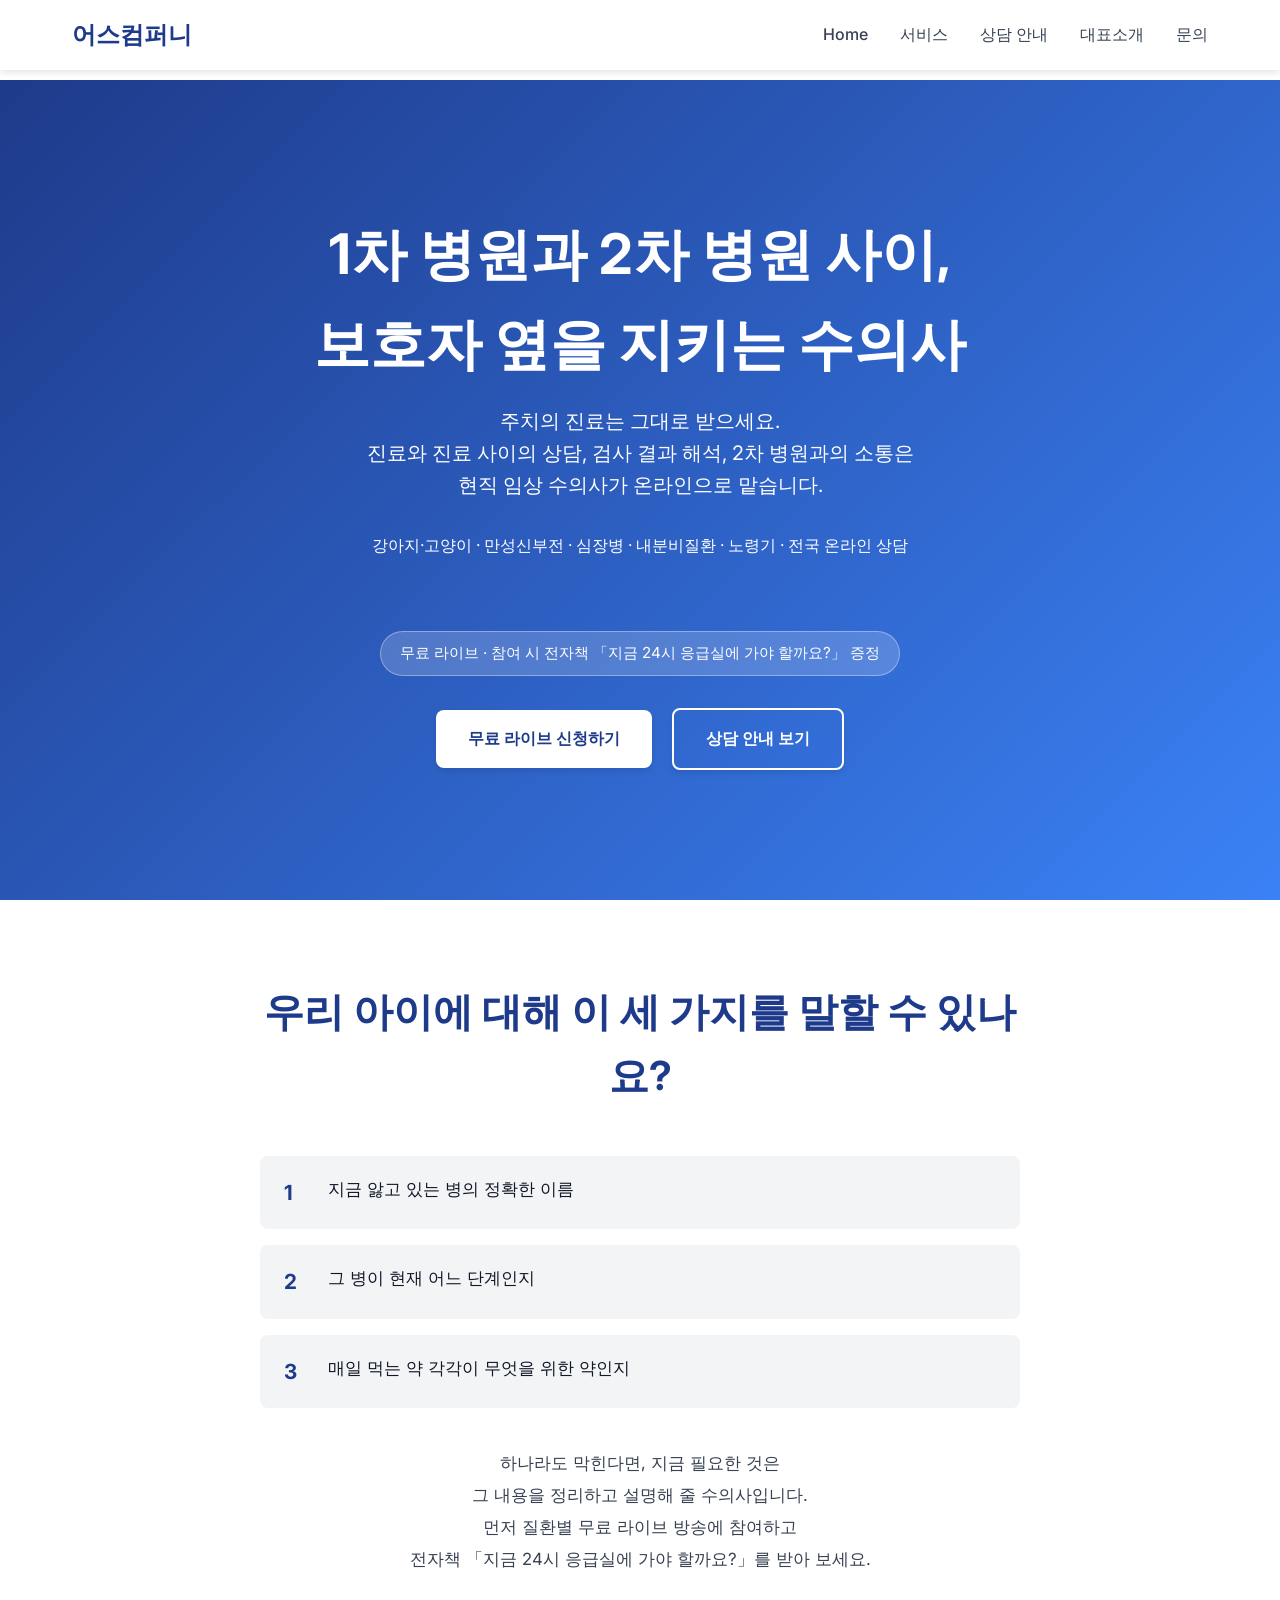
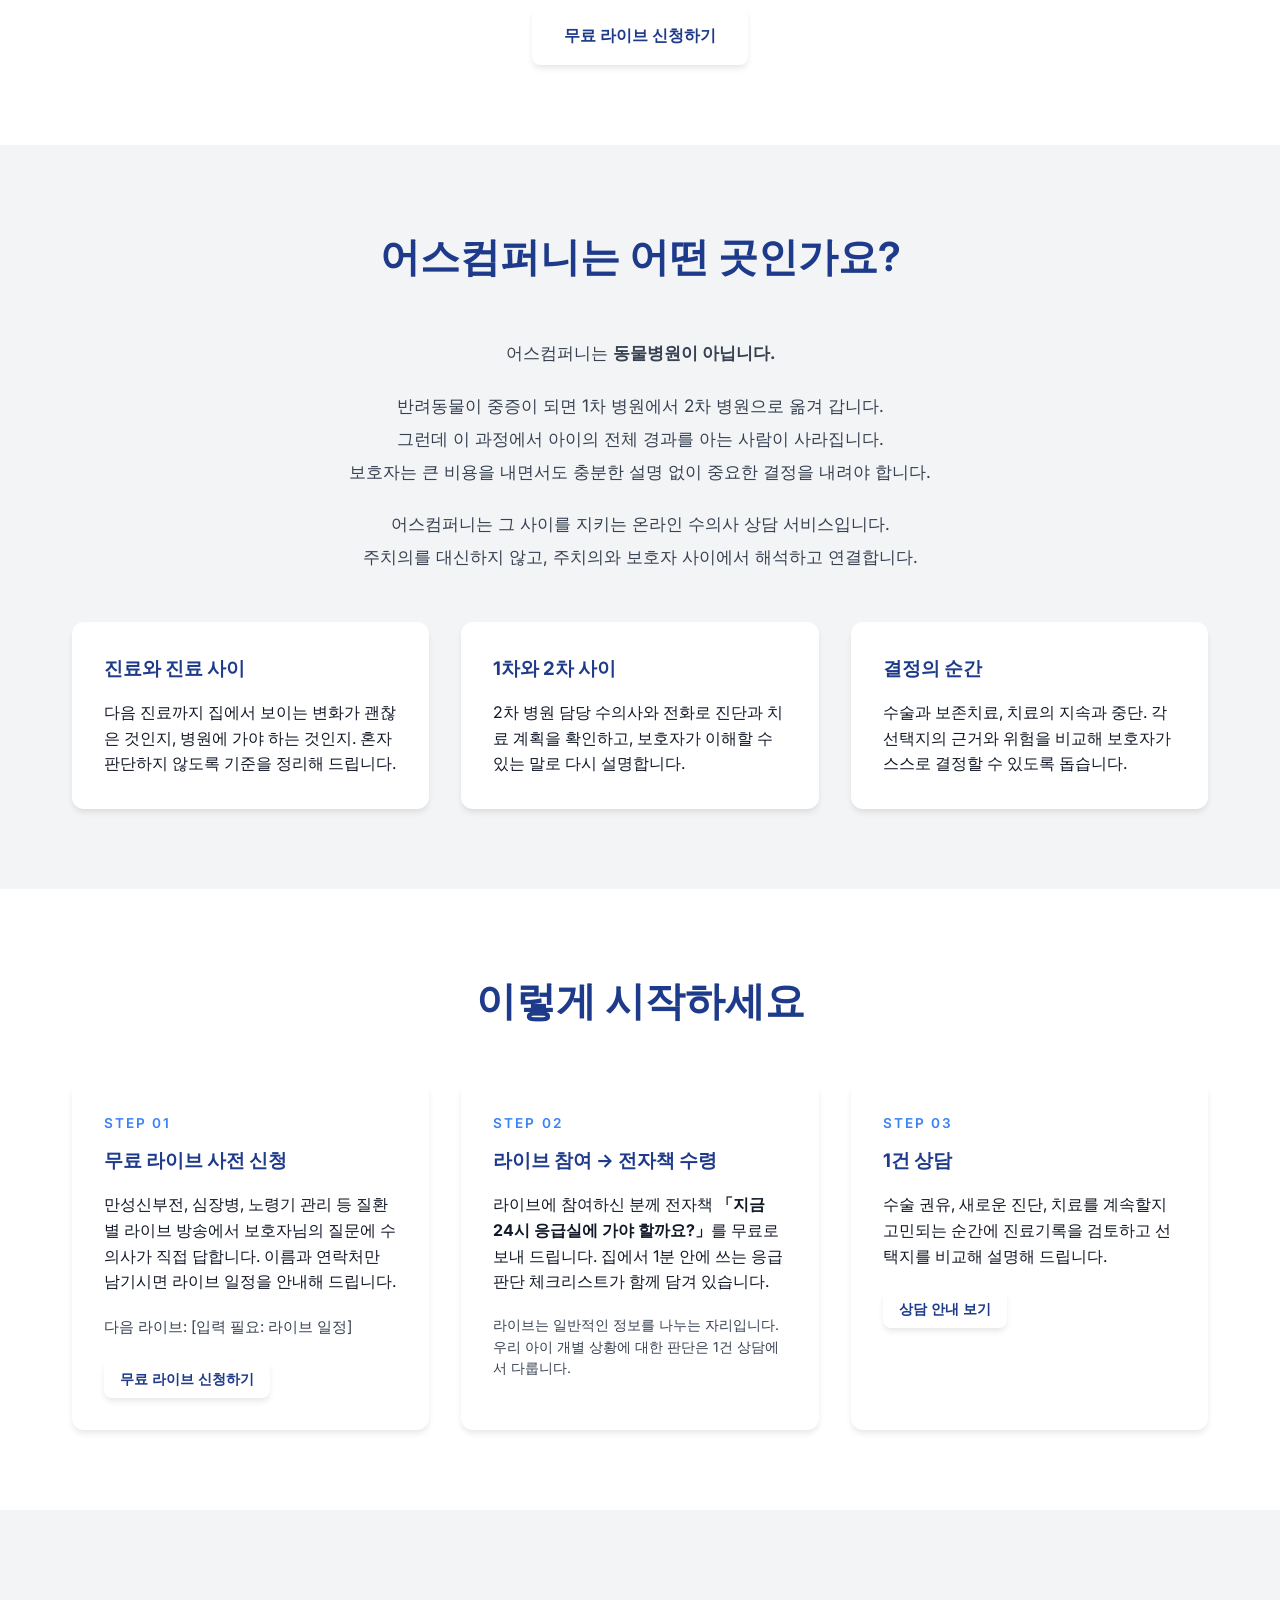
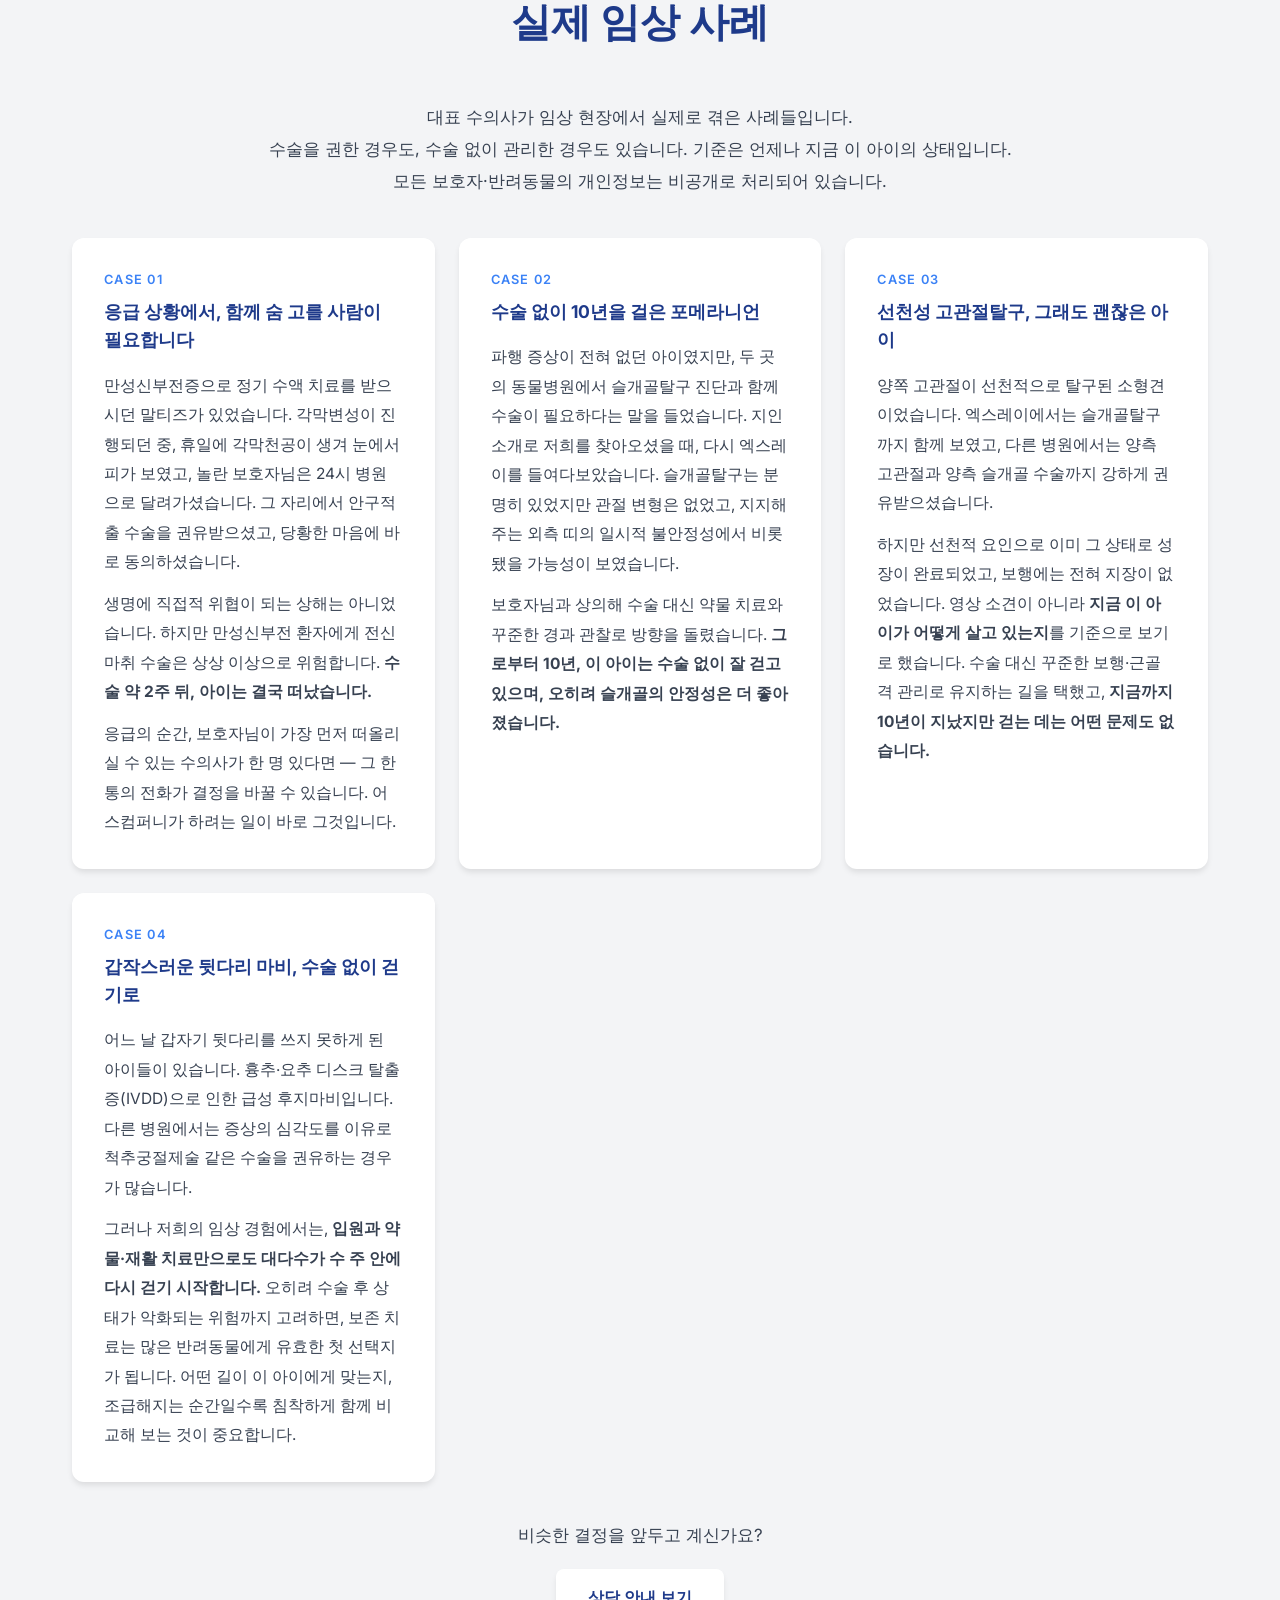
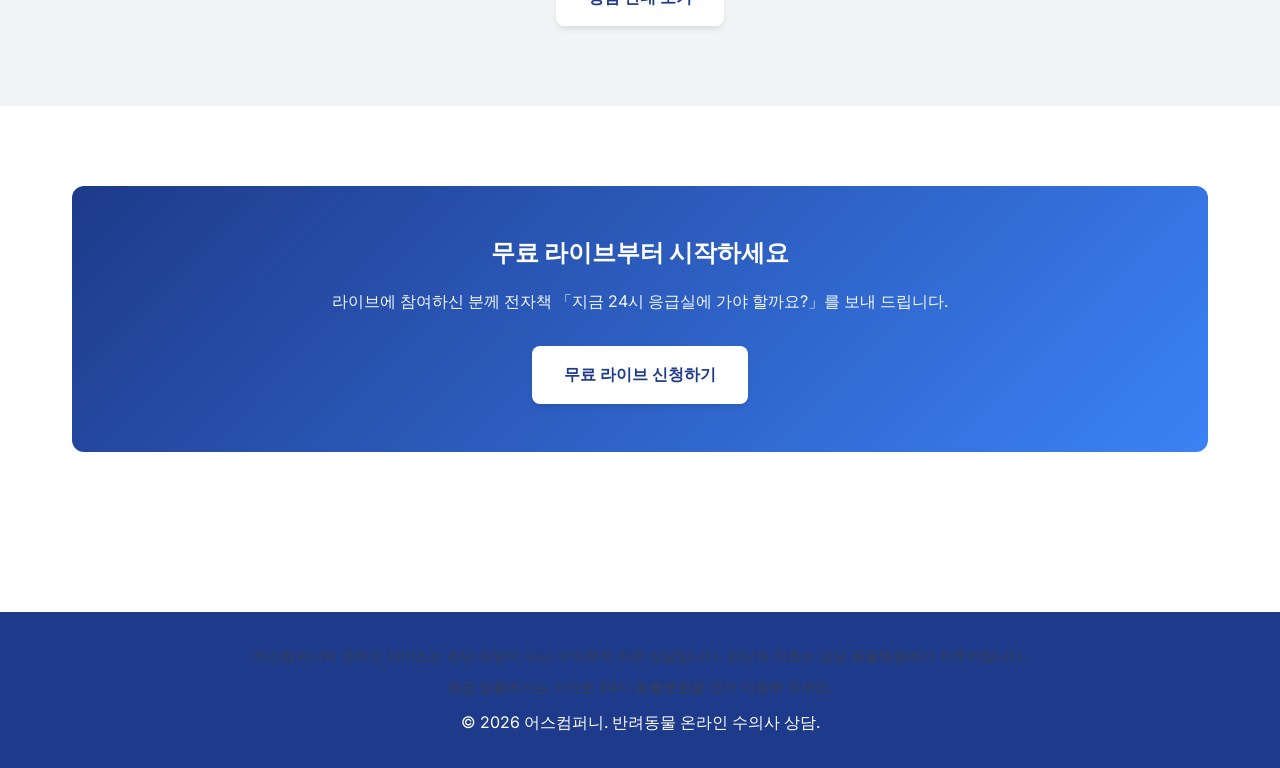
<file: index_earthcompany.html>
<!DOCTYPE html>
<html lang="ko">
<head>
    <meta charset="UTF-8">
    <meta name="viewport" content="width=device-width, initial-scale=1.0">
    <title>어스컴퍼니 - 만성질환·노령기 반려동물 온라인 수의사 상담</title>
    <meta name="description" content="만성질환·노령기 반려동물 보호자를 위한 온라인 수의사 상담. 무료 라이브 참여 시 전자책 「지금 24시 응급실에 가야 할까요?」를 드리고, 수술·치료 결정이 필요한 순간에는 1건 상담으로 판단 근거를 정리해 드립니다. 전국 온라인.">
    <link rel="stylesheet" href="css/style.css">
    <link rel="icon" href="data:image/svg+xml,<svg xmlns='http://www.w3.org/2000/svg' viewBox='0 0 100 100'><rect width='100' height='100' fill='%231e3a8a'/><text x='50' y='68' font-size='56' font-family='Inter,sans-serif' font-weight='700' fill='white' text-anchor='middle'>E</text></svg>">
</head>
<body>
    <nav>
        <div class="nav-container">
            <a href="index.html" class="logo">어스컴퍼니</a>
            <ul class="nav-links">
                <li><a href="index.html">Home</a></li>
                <li><a href="services.html">서비스</a></li>
                <li><a href="membership.html">상담 안내</a></li>
                <li><a href="about.html">대표소개</a></li>
                <li><a href="contact.html">문의</a></li>
            </ul>
            <div class="hamburger">
                <span></span>
                <span></span>
                <span></span>
            </div>
        </div>
    </nav>

    <main>
        <section class="hero">
            <div class="hero-content">
                <h1>1차 병원과 2차 병원 사이,<br>보호자 옆을 지키는 수의사</h1>
                <p>주치의 진료는 그대로 받으세요.<br>진료와 진료 사이의 상담, 검사 결과 해석, 2차 병원과의 소통은<br>현직 임상 수의사가 온라인으로 맡습니다.</p>
                <p class="subtitle">강아지·고양이 · 만성신부전 · 심장병 · 내분비질환 · 노령기 · 전국 온라인 상담</p>
                <div style="display: inline-block; margin-top: 1.5rem; padding: 0.6rem 1.2rem; background: rgba(255,255,255,0.18); border: 1px solid rgba(255,255,255,0.35); border-radius: 24px; font-size: 0.95rem;">
                    무료 라이브 · 참여 시 전자책 <span data-todo="ebook-title">「지금 24시 응급실에 가야 할까요?」</span> 증정
                </div>
                <div style="margin-top: 2rem;">
                    <a href="contact.html#live" class="btn">무료 라이브 신청하기</a>
                    <a href="membership.html" class="btn btn-secondary" style="margin-left: 1rem;">상담 안내 보기</a>
                </div>
            </div>
        </section>

        <section class="section">
            <div class="container">
                <div style="max-width: 760px; margin: 0 auto; text-align: center;">
                    <h2 class="section-title">우리 아이에 대해 이 세 가지를 말할 수 있나요?</h2>
                    <div style="display: grid; gap: 1rem; margin: 2.5rem 0; text-align: left;">
                        <div style="display: flex; align-items: flex-start; gap: 1.25rem; padding: 1.25rem 1.5rem; background: var(--gray-100); border-radius: 8px;">
                            <div style="color: var(--deep-blue); font-weight: 700; font-size: 1.3rem; min-width: 1.5rem;">1</div>
                            <div style="color: var(--gray-900); font-size: 1.05rem;">지금 앓고 있는 병의 정확한 이름</div>
                        </div>
                        <div style="display: flex; align-items: flex-start; gap: 1.25rem; padding: 1.25rem 1.5rem; background: var(--gray-100); border-radius: 8px;">
                            <div style="color: var(--deep-blue); font-weight: 700; font-size: 1.3rem; min-width: 1.5rem;">2</div>
                            <div style="color: var(--gray-900); font-size: 1.05rem;">그 병이 현재 어느 단계인지</div>
                        </div>
                        <div style="display: flex; align-items: flex-start; gap: 1.25rem; padding: 1.25rem 1.5rem; background: var(--gray-100); border-radius: 8px;">
                            <div style="color: var(--deep-blue); font-weight: 700; font-size: 1.3rem; min-width: 1.5rem;">3</div>
                            <div style="color: var(--gray-900); font-size: 1.05rem;">매일 먹는 약 각각이 무엇을 위한 약인지</div>
                        </div>
                    </div>
                    <p style="color: var(--gray-700); font-size: 1.05rem; line-height: 1.9; margin-bottom: 2rem;">
                        하나라도 막힌다면, 지금 필요한 것은<br>
                        그 내용을 정리하고 설명해 줄 수의사입니다.<br>
                        먼저 질환별 무료 라이브 방송에 참여하고<br>
                        전자책 <span data-todo="ebook-title">「지금 24시 응급실에 가야 할까요?」</span>를 받아 보세요.
                    </p>
                    <a href="contact.html#live" class="btn">무료 라이브 신청하기</a>
                </div>
            </div>
        </section>

        <section class="section" style="background-color: var(--gray-100);">
            <div class="container">
                <h2 class="section-title">어스컴퍼니는 어떤 곳인가요?</h2>
                <div style="max-width: 820px; margin: 0 auto 3rem; text-align: center; color: var(--gray-700); font-size: 1.08rem; line-height: 1.9;">
                    <p style="margin-bottom: 1.25rem;">어스컴퍼니는 <strong>동물병원이 아닙니다.</strong></p>
                    <p style="margin-bottom: 1.25rem;">반려동물이 중증이 되면 1차 병원에서 2차 병원으로 옮겨 갑니다.<br>그런데 이 과정에서 아이의 전체 경과를 아는 사람이 사라집니다.<br>보호자는 큰 비용을 내면서도 충분한 설명 없이 중요한 결정을 내려야 합니다.</p>
                    <p>어스컴퍼니는 그 사이를 지키는 온라인 수의사 상담 서비스입니다.<br>주치의를 대신하지 않고, 주치의와 보호자 사이에서 해석하고 연결합니다.</p>
                </div>
                <div class="grid grid-3">
                    <div class="card">
                        <h3 style="color: var(--deep-blue); margin-bottom: 1rem;">진료와 진료 사이</h3>
                        <p>다음 진료까지 집에서 보이는 변화가 괜찮은 것인지, 병원에 가야 하는 것인지. 혼자 판단하지 않도록 기준을 정리해 드립니다.</p>
                    </div>
                    <div class="card">
                        <h3 style="color: var(--deep-blue); margin-bottom: 1rem;">1차와 2차 사이</h3>
                        <p>2차 병원 담당 수의사와 전화로 진단과 치료 계획을 확인하고, 보호자가 이해할 수 있는 말로 다시 설명합니다.</p>
                    </div>
                    <div class="card">
                        <h3 style="color: var(--deep-blue); margin-bottom: 1rem;">결정의 순간</h3>
                        <p>수술과 보존치료, 치료의 지속과 중단. 각 선택지의 근거와 위험을 비교해 보호자가 스스로 결정할 수 있도록 돕습니다.</p>
                    </div>
                </div>
            </div>
        </section>

        <section class="section">
            <div class="container">
                <h2 class="section-title">이렇게 시작하세요</h2>
                <div class="grid grid-3">
                    <div class="card">
                        <div style="font-size: 0.85rem; letter-spacing: 0.15em; color: var(--light-blue); margin-bottom: 0.75rem; font-weight: 600;">STEP 01</div>
                        <h3 style="color: var(--deep-blue); margin-bottom: 1rem;">무료 라이브 사전 신청</h3>
                        <p style="margin-bottom: 1.25rem;">만성신부전, 심장병, 노령기 관리 등 질환별 라이브 방송에서 보호자님의 질문에 수의사가 직접 답합니다. 이름과 연락처만 남기시면 라이브 일정을 안내해 드립니다.</p>
                        <p style="margin-bottom: 1.25rem; color: var(--gray-700); font-size: 0.95rem;">다음 라이브: <span data-todo="live-schedule">[입력 필요: 라이브 일정]</span></p>
                        <a href="contact.html#live" class="btn" style="font-size: 0.9rem; padding: 0.5rem 1rem;">무료 라이브 신청하기</a>
                    </div>
                    <div class="card">
                        <div style="font-size: 0.85rem; letter-spacing: 0.15em; color: var(--light-blue); margin-bottom: 0.75rem; font-weight: 600;">STEP 02</div>
                        <h3 style="color: var(--deep-blue); margin-bottom: 1rem;">라이브 참여 → 전자책 수령</h3>
                        <p style="margin-bottom: 1.25rem;">라이브에 참여하신 분께 전자책 <strong data-todo="ebook-title">「지금 24시 응급실에 가야 할까요?」</strong>를 무료로 보내 드립니다. 집에서 1분 안에 쓰는 응급 판단 체크리스트가 함께 담겨 있습니다.</p>
                        <p style="color: var(--gray-700); font-size: 0.85rem; line-height: 1.6;">라이브는 일반적인 정보를 나누는 자리입니다. 우리 아이 개별 상황에 대한 판단은 1건 상담에서 다룹니다.</p>
                    </div>
                    <div class="card">
                        <div style="font-size: 0.85rem; letter-spacing: 0.15em; color: var(--light-blue); margin-bottom: 0.75rem; font-weight: 600;">STEP 03</div>
                        <h3 style="color: var(--deep-blue); margin-bottom: 1rem;">1건 상담</h3>
                        <p style="margin-bottom: 1.25rem;">수술 권유, 새로운 진단, 치료를 계속할지 고민되는 순간에 진료기록을 검토하고 선택지를 비교해 설명해 드립니다.</p>
                        <a href="membership.html" class="btn" style="font-size: 0.9rem; padding: 0.5rem 1rem;">상담 안내 보기</a>
                    </div>
                </div>
            </div>
        </section>

        <section class="section" style="background-color: var(--gray-100);">
            <div class="container">
                <h2 class="section-title">실제 임상 사례</h2>
                <div style="max-width: 820px; margin: 0 auto 2.5rem; text-align: center; color: var(--gray-700); font-size: 1.05rem; line-height: 1.9;">
                    대표 수의사가 임상 현장에서 실제로 겪은 사례들입니다.<br>
                    수술을 권한 경우도, 수술 없이 관리한 경우도 있습니다. 기준은 언제나 지금 이 아이의 상태입니다.<br>
                    모든 보호자·반려동물의 개인정보는 비공개로 처리되어 있습니다.
                </div>

                <div class="grid grid-2" style="gap: 1.5rem;">
                    <div class="card">
                        <div style="font-size: 0.8rem; letter-spacing: 0.1em; color: var(--light-blue); margin-bottom: 0.5rem; font-weight: 600;">CASE 01</div>
                        <h3 style="color: var(--deep-blue); margin-bottom: 1rem; font-size: 1.1rem;">응급 상황에서, 함께 숨 고를 사람이 필요합니다</h3>
                        <p style="color: var(--gray-700); line-height: 1.9; font-size: 0.97rem;">만성신부전증으로 정기 수액 치료를 받으시던 말티즈가 있었습니다. 각막변성이 진행되던 중, 휴일에 각막천공이 생겨 눈에서 피가 보였고, 놀란 보호자님은 24시 병원으로 달려가셨습니다. 그 자리에서 안구적출 수술을 권유받으셨고, 당황한 마음에 바로 동의하셨습니다.</p>
                        <p style="color: var(--gray-700); line-height: 1.9; font-size: 0.97rem; margin-top: 0.75rem;">생명에 직접적 위협이 되는 상해는 아니었습니다. 하지만 만성신부전 환자에게 전신마취 수술은 상상 이상으로 위험합니다. <strong>수술 약 2주 뒤, 아이는 결국 떠났습니다.</strong></p>
                        <p style="color: var(--gray-700); line-height: 1.9; font-size: 0.97rem; margin-top: 0.75rem;">응급의 순간, 보호자님이 가장 먼저 떠올리실 수 있는 수의사가 한 명 있다면 — 그 한 통의 전화가 결정을 바꿀 수 있습니다. 어스컴퍼니가 하려는 일이 바로 그것입니다.</p>
                    </div>

                    <div class="card">
                        <div style="font-size: 0.8rem; letter-spacing: 0.1em; color: var(--light-blue); margin-bottom: 0.5rem; font-weight: 600;">CASE 02</div>
                        <h3 style="color: var(--deep-blue); margin-bottom: 1rem; font-size: 1.1rem;">수술 없이 10년을 걸은 포메라니언</h3>
                        <p style="color: var(--gray-700); line-height: 1.9; font-size: 0.97rem;">파행 증상이 전혀 없던 아이였지만, 두 곳의 동물병원에서 슬개골탈구 진단과 함께 수술이 필요하다는 말을 들었습니다. 지인 소개로 저희를 찾아오셨을 때, 다시 엑스레이를 들여다보았습니다. 슬개골탈구는 분명히 있었지만 관절 변형은 없었고, 지지해 주는 외측 띠의 일시적 불안정성에서 비롯됐을 가능성이 보였습니다.</p>
                        <p style="color: var(--gray-700); line-height: 1.9; font-size: 0.97rem; margin-top: 0.75rem;">보호자님과 상의해 수술 대신 약물 치료와 꾸준한 경과 관찰로 방향을 돌렸습니다. <strong>그로부터 10년, 이 아이는 수술 없이 잘 걷고 있으며, 오히려 슬개골의 안정성은 더 좋아졌습니다.</strong></p>
                    </div>

                    <div class="card">
                        <div style="font-size: 0.8rem; letter-spacing: 0.1em; color: var(--light-blue); margin-bottom: 0.5rem; font-weight: 600;">CASE 03</div>
                        <h3 style="color: var(--deep-blue); margin-bottom: 1rem; font-size: 1.1rem;">선천성 고관절탈구, 그래도 괜찮은 아이</h3>
                        <p style="color: var(--gray-700); line-height: 1.9; font-size: 0.97rem;">양쪽 고관절이 선천적으로 탈구된 소형견이었습니다. 엑스레이에서는 슬개골탈구까지 함께 보였고, 다른 병원에서는 양측 고관절과 양측 슬개골 수술까지 강하게 권유받으셨습니다.</p>
                        <p style="color: var(--gray-700); line-height: 1.9; font-size: 0.97rem; margin-top: 0.75rem;">하지만 선천적 요인으로 이미 그 상태로 성장이 완료되었고, 보행에는 전혀 지장이 없었습니다. 영상 소견이 아니라 <strong>지금 이 아이가 어떻게 살고 있는지</strong>를 기준으로 보기로 했습니다. 수술 대신 꾸준한 보행·근골격 관리로 유지하는 길을 택했고, <strong>지금까지 10년이 지났지만 걷는 데는 어떤 문제도 없습니다.</strong></p>
                    </div>

                    <div class="card">
                        <div style="font-size: 0.8rem; letter-spacing: 0.1em; color: var(--light-blue); margin-bottom: 0.5rem; font-weight: 600;">CASE 04</div>
                        <h3 style="color: var(--deep-blue); margin-bottom: 1rem; font-size: 1.1rem;">갑작스러운 뒷다리 마비, 수술 없이 걷기로</h3>
                        <p style="color: var(--gray-700); line-height: 1.9; font-size: 0.97rem;">어느 날 갑자기 뒷다리를 쓰지 못하게 된 아이들이 있습니다. 흉추·요추 디스크 탈출증(IVDD)으로 인한 급성 후지마비입니다. 다른 병원에서는 증상의 심각도를 이유로 척추궁절제술 같은 수술을 권유하는 경우가 많습니다.</p>
                        <p style="color: var(--gray-700); line-height: 1.9; font-size: 0.97rem; margin-top: 0.75rem;">그러나 저희의 임상 경험에서는, <strong>입원과 약물·재활 치료만으로도 대다수가 수 주 안에 다시 걷기 시작합니다.</strong> 오히려 수술 후 상태가 악화되는 위험까지 고려하면, 보존 치료는 많은 반려동물에게 유효한 첫 선택지가 됩니다. 어떤 길이 이 아이에게 맞는지, 조급해지는 순간일수록 침착하게 함께 비교해 보는 것이 중요합니다.</p>
                    </div>
                </div>

                <div style="text-align: center; margin-top: 2.5rem;">
                    <p style="color: var(--gray-700); margin-bottom: 1.25rem; font-size: 1.05rem;">비슷한 결정을 앞두고 계신가요?</p>
                    <a href="membership.html" class="btn">상담 안내 보기</a>
                </div>
            </div>
        </section>

        <section class="section">
            <div class="container">
                <div style="text-align: center; padding: 3rem; background: linear-gradient(135deg, var(--deep-blue) 0%, var(--light-blue) 100%); border-radius: 12px; color: white;">
                    <h2 style="margin-bottom: 1rem;">무료 라이브부터 시작하세요</h2>
                    <p style="margin-bottom: 2rem; opacity: 0.95;">라이브에 참여하신 분께 전자책 <span data-todo="ebook-title">「지금 24시 응급실에 가야 할까요?」</span>를 보내 드립니다.</p>
                    <a href="contact.html#live" class="btn">무료 라이브 신청하기</a>
                </div>
            </div>
        </section>
    



</main>

    <footer>
        <div class="container">
            <p style="font-size: 0.9rem; color: var(--gray-700); margin-bottom: 0.5rem;">어스컴퍼니의 온라인 서비스는 진단·처방이 아닌 수의학적 자문·상담입니다. 진단과 치료는 담당 동물병원에서 이루어집니다.</p>
            <p style="font-size: 0.9rem; color: var(--gray-700); margin-bottom: 0.75rem;">응급 상황에서는 가까운 24시 동물병원을 먼저 이용해 주세요.</p>
            <p>&copy; 2026 어스컴퍼니. 반려동물 온라인 수의사 상담.</p>
        </div>
    </footer>

    <script src="js/script.js"></script>
</body>
</html>
</file>
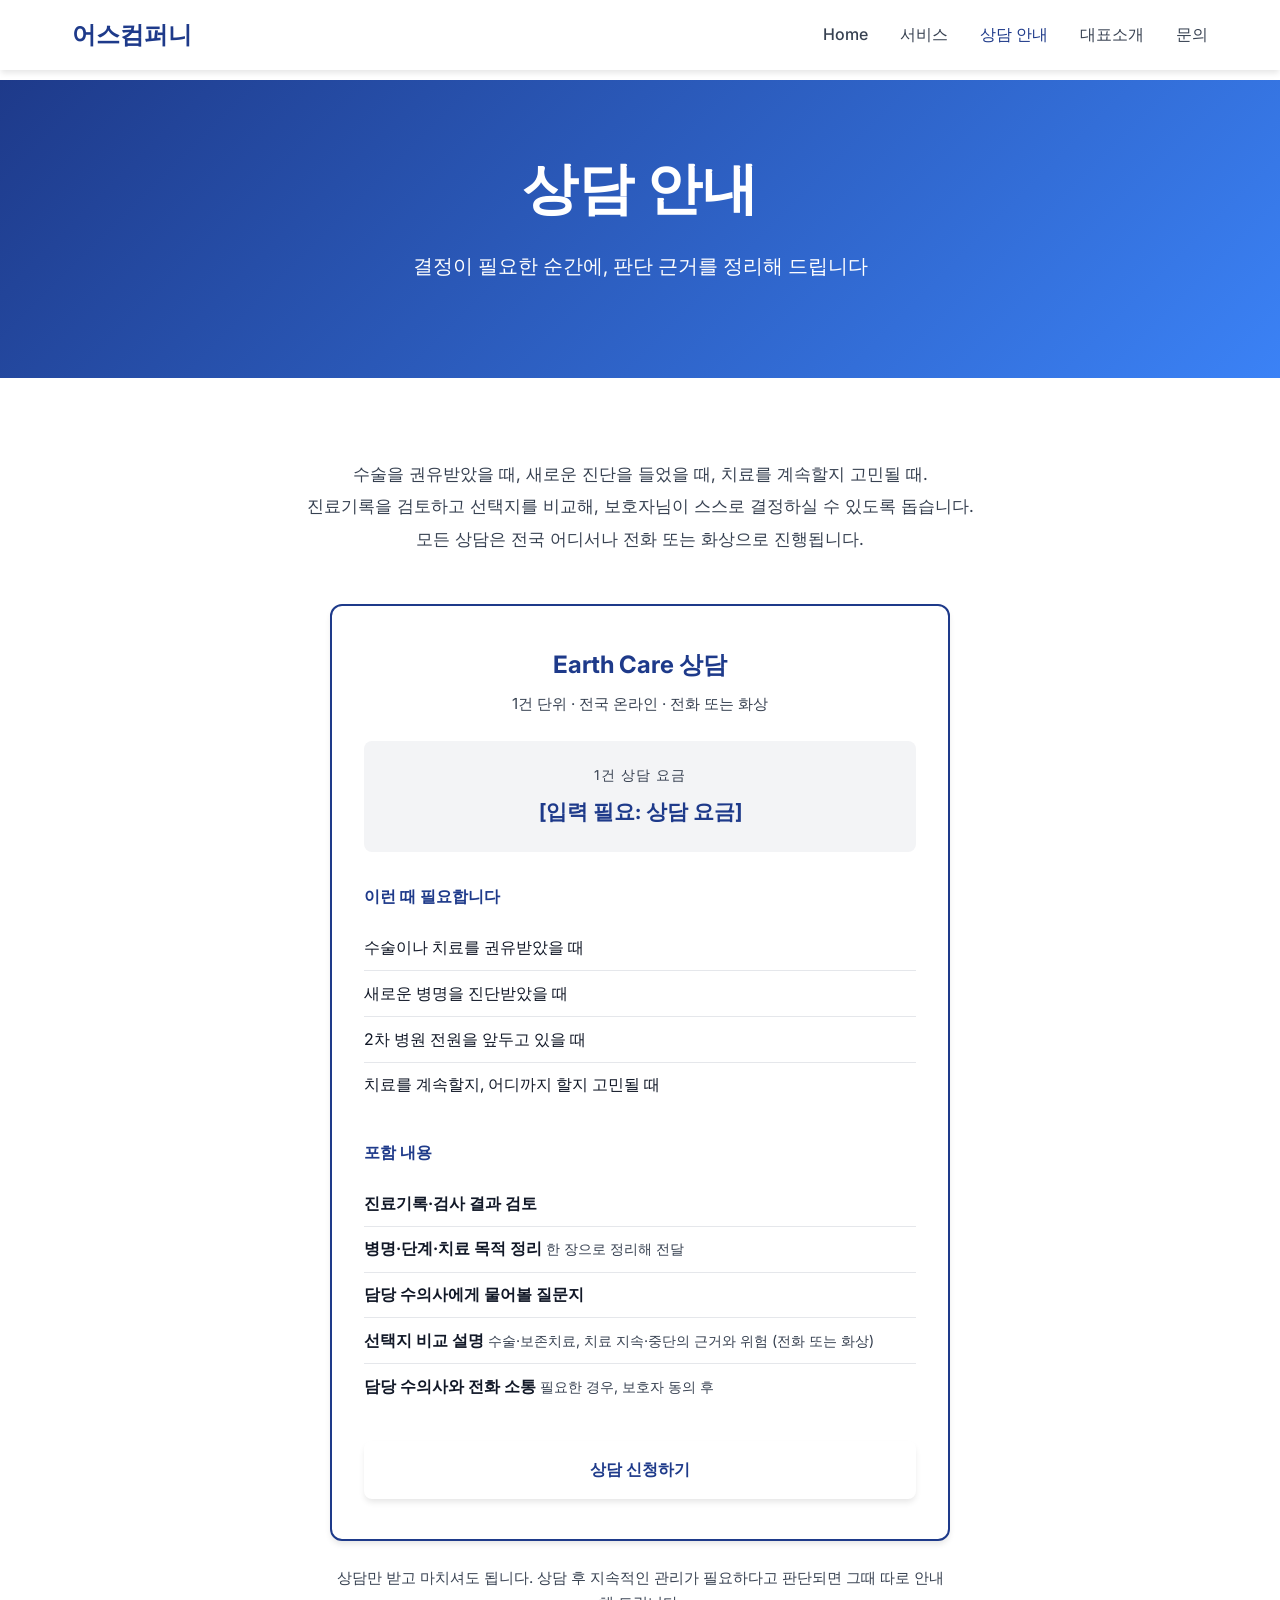
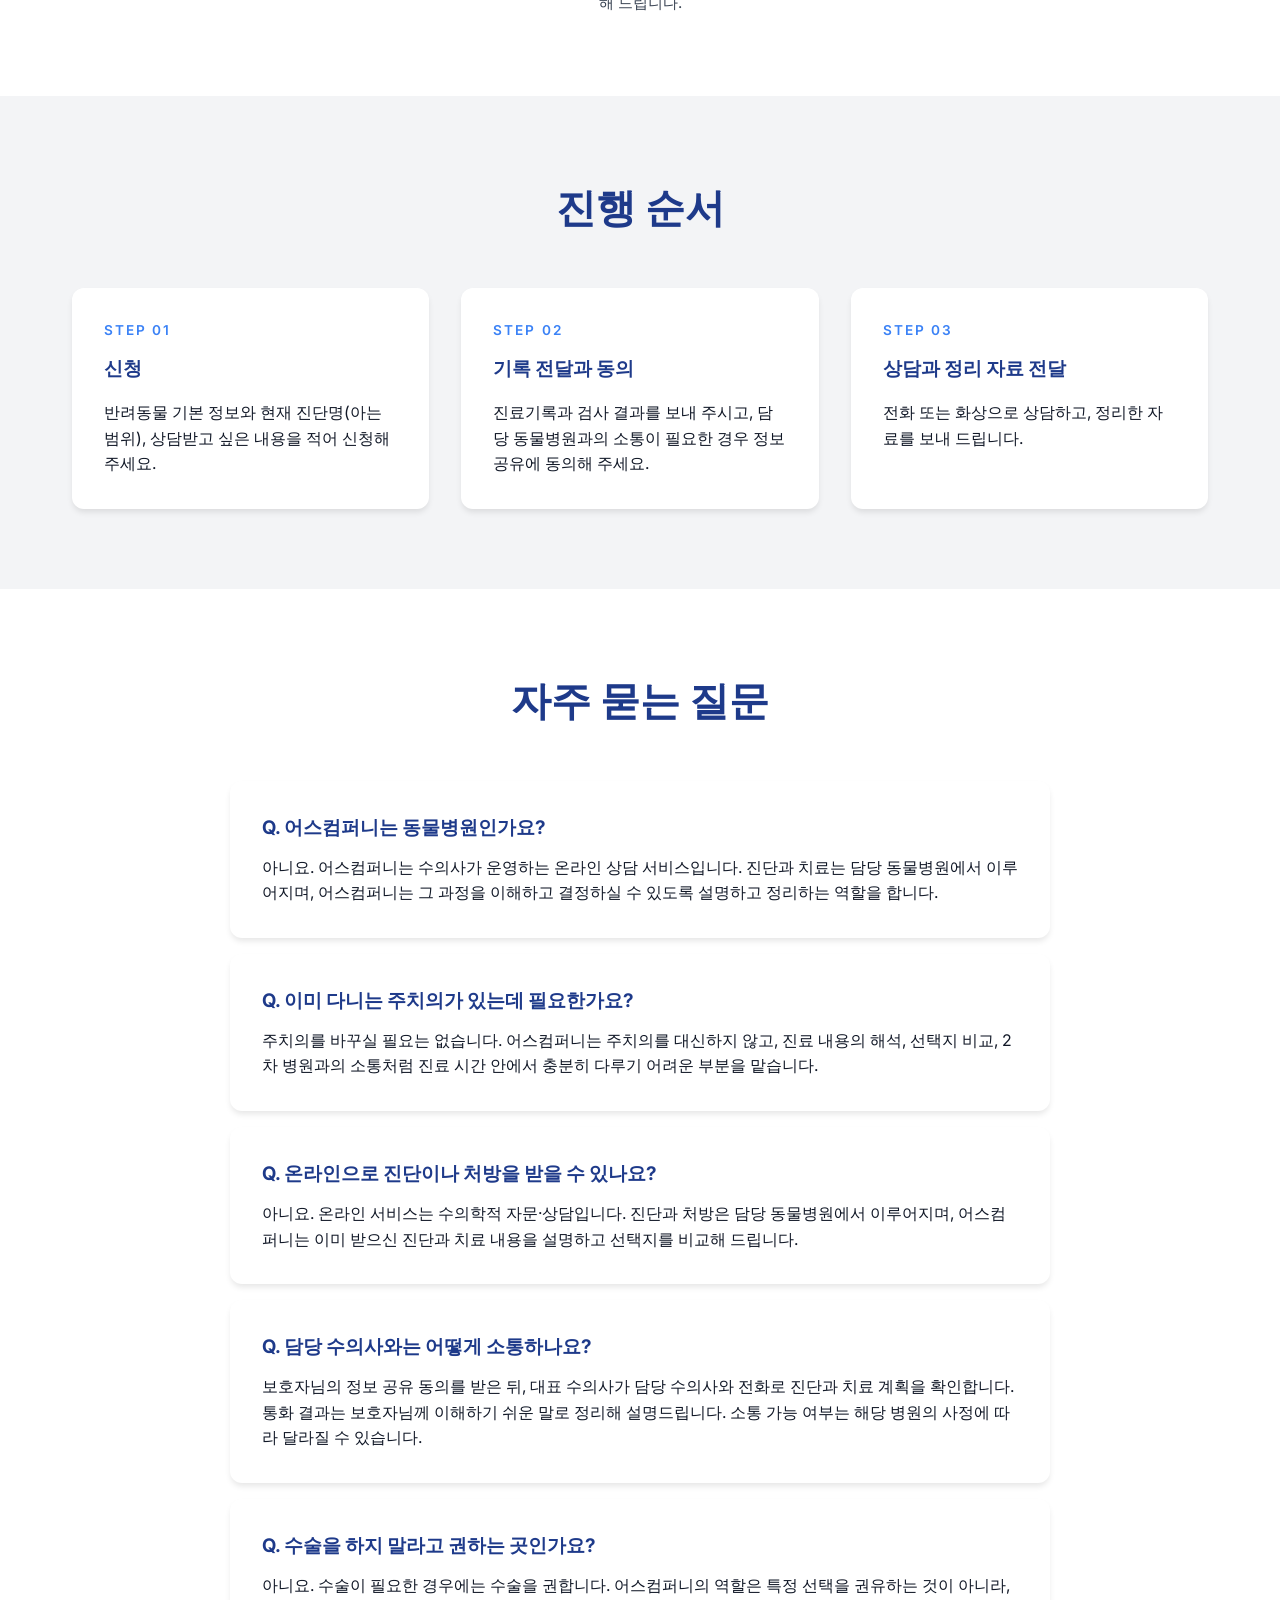
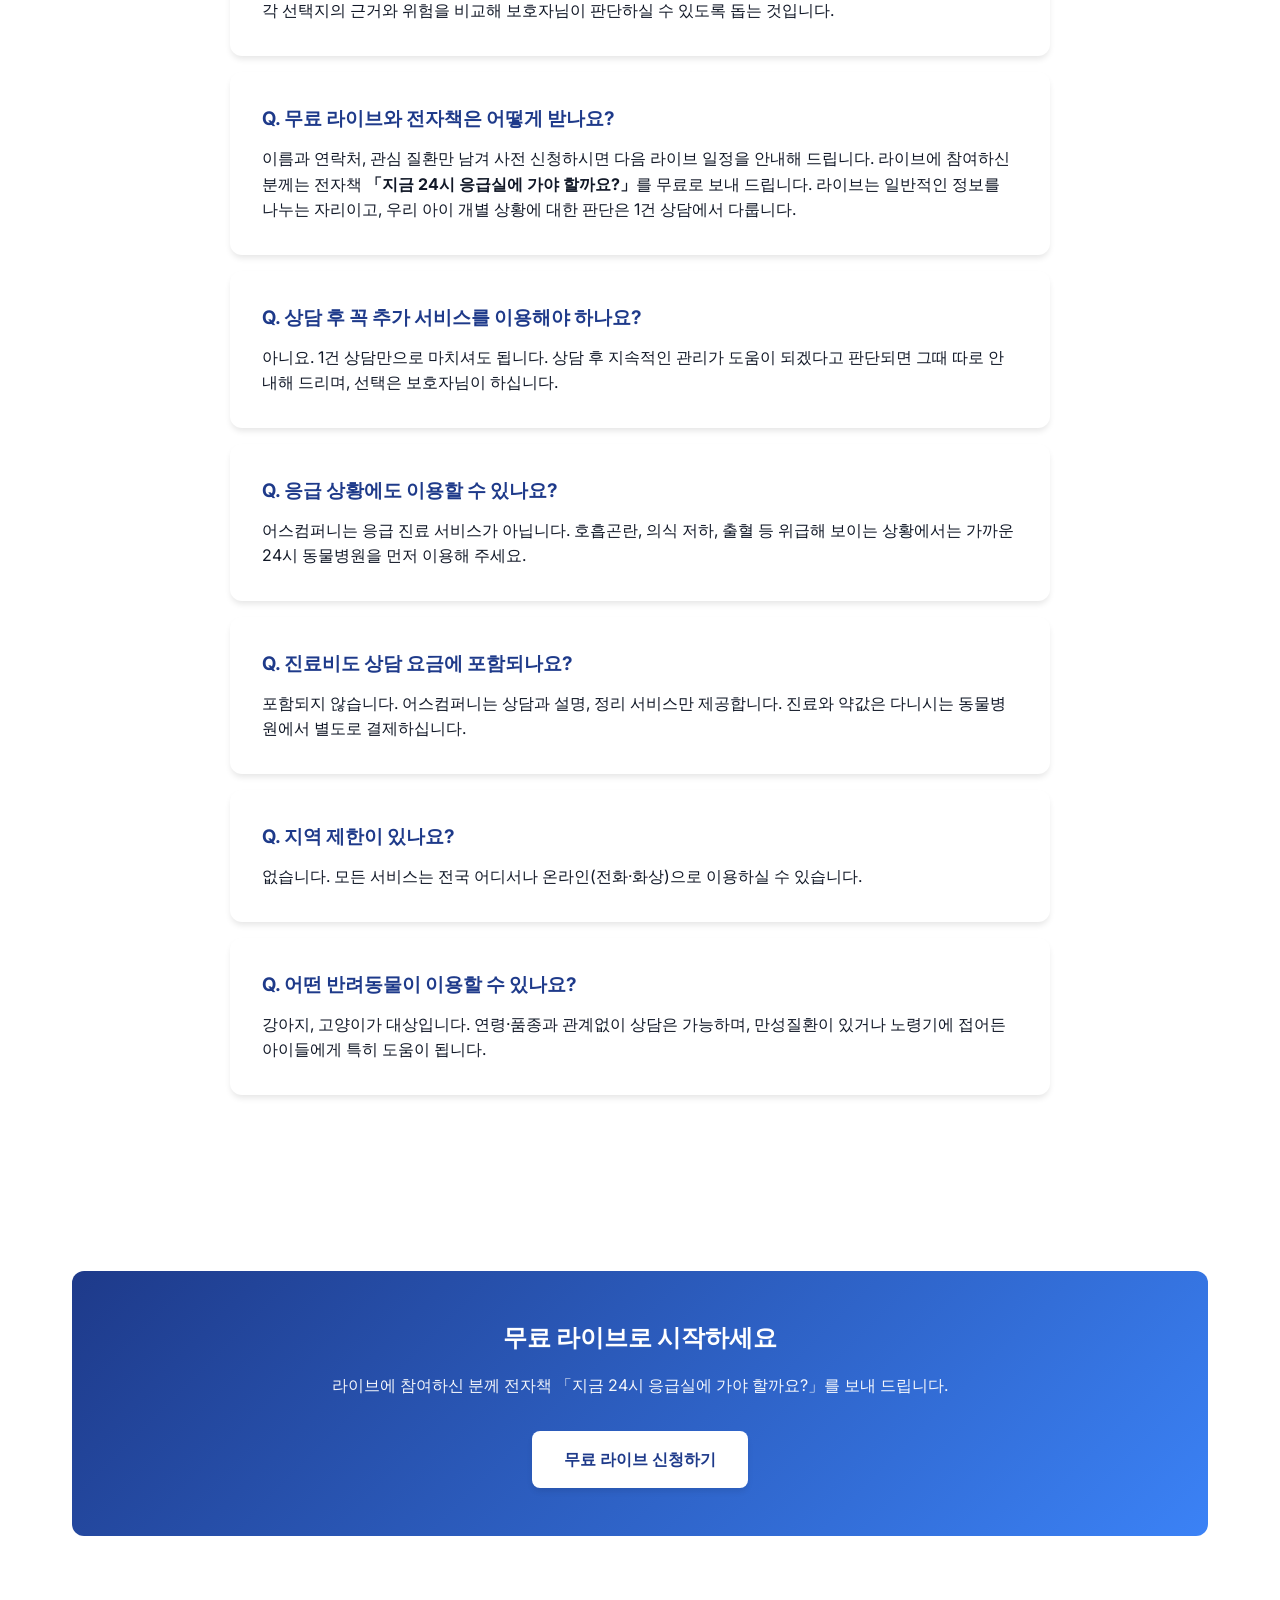
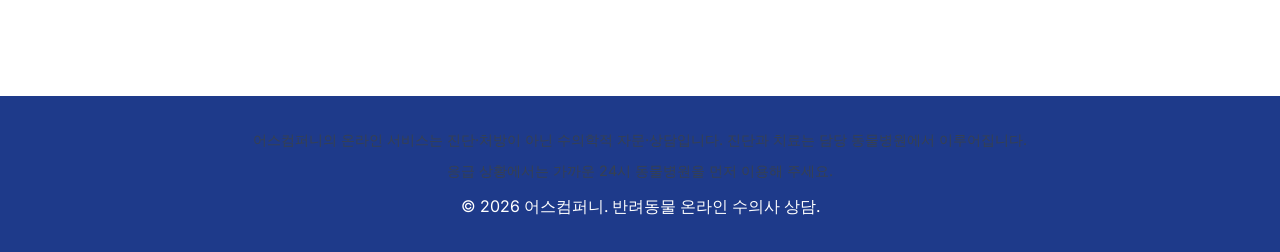
<file: membership.html>
<!DOCTYPE html>
<html lang="ko">
<head>
    <meta charset="UTF-8">
    <meta name="viewport" content="width=device-width, initial-scale=1.0">
    <title>상담 안내 - 어스컴퍼니</title>
    <meta name="description" content="어스컴퍼니 1건 상담 안내. 수술 권유, 새로운 진단, 치료 지속 여부처럼 결정이 필요한 순간에 진료기록을 검토하고 선택지를 비교해 설명해 드립니다. 전국 온라인.">
    <link rel="stylesheet" href="css/style.css">
    <link rel="icon" href="data:image/svg+xml,<svg xmlns='http://www.w3.org/2000/svg' viewBox='0 0 100 100'><rect width='100' height='100' fill='%231e3a8a'/><text x='50' y='68' font-size='56' font-family='Inter,sans-serif' font-weight='700' fill='white' text-anchor='middle'>E</text></svg>">
</head>
<body>
    <nav>
        <div class="nav-container">
            <a href="index.html" class="logo">어스컴퍼니</a>
            <ul class="nav-links">
                <li><a href="index.html">Home</a></li>
                <li><a href="services.html">서비스</a></li>
                <li><a href="membership.html">상담 안내</a></li>
                <li><a href="about.html">대표소개</a></li>
                <li><a href="contact.html">문의</a></li>
            </ul>
            <div class="hamburger">
                <span></span>
                <span></span>
                <span></span>
            </div>
        </div>
    </nav>

    <main>
        <section class="hero" style="padding: 4rem 2rem; min-height: auto;">
            <div class="hero-content">
                <h1>상담 안내</h1>
                <p>결정이 필요한 순간에, 판단 근거를 정리해 드립니다</p>
            </div>
        </section>

        <section class="section">
            <div class="container">
                <div style="max-width: 760px; margin: 0 auto 3rem; text-align: center; color: var(--gray-700); font-size: 1.08rem; line-height: 1.9;">
                    <p>수술을 권유받았을 때, 새로운 진단을 들었을 때, 치료를 계속할지 고민될 때.<br>진료기록을 검토하고 선택지를 비교해, 보호자님이 스스로 결정하실 수 있도록 돕습니다.<br>모든 상담은 전국 어디서나 전화 또는 화상으로 진행됩니다.</p>
                </div>

                <div style="max-width: 620px; margin: 0 auto;">
                    <div class="card" style="border: 2px solid var(--deep-blue); position: relative; padding: 2.5rem 2rem;">
                        <h2 style="color: var(--deep-blue); text-align: center; margin-bottom: 0.5rem;">Earth Care 상담</h2>
                        <p style="text-align: center; color: var(--gray-700); margin-bottom: 1.5rem; font-size: 0.95rem;">1건 단위 · 전국 온라인 · 전화 또는 화상</p>

                        <div style="text-align: center; margin-bottom: 2rem; padding: 1.5rem; background: var(--gray-100); border-radius: 8px;">
                            <div style="font-size: 0.85rem; letter-spacing: 0.08em; color: var(--gray-700); margin-bottom: 0.5rem;">1건 상담 요금</div>
                            <div style="font-size: 1.3rem; font-weight: 700; color: var(--deep-blue);" data-todo="price-consult">[입력 필요: 상담 요금]</div>
                        </div>

                        <h3 style="color: var(--deep-blue); margin-bottom: 1rem; font-size: 1rem;">이런 때 필요합니다</h3>
                        <ul style="list-style: none; padding: 0; margin-bottom: 2rem;">
                            <li style="padding: 0.6rem 0; border-bottom: 1px solid var(--gray-200);">수술이나 치료를 권유받았을 때</li>
                            <li style="padding: 0.6rem 0; border-bottom: 1px solid var(--gray-200);">새로운 병명을 진단받았을 때</li>
                            <li style="padding: 0.6rem 0; border-bottom: 1px solid var(--gray-200);">2차 병원 전원을 앞두고 있을 때</li>
                            <li style="padding: 0.6rem 0;">치료를 계속할지, 어디까지 할지 고민될 때</li>
                        </ul>

                        <h3 style="color: var(--deep-blue); margin-bottom: 1rem; font-size: 1rem;">포함 내용</h3>
                        <ul style="list-style: none; padding: 0; margin-bottom: 2rem;">
                            <li style="padding: 0.6rem 0; border-bottom: 1px solid var(--gray-200);">
                                <strong>진료기록·검사 결과 검토</strong>
                            </li>
                            <li style="padding: 0.6rem 0; border-bottom: 1px solid var(--gray-200);">
                                <strong>병명·단계·치료 목적 정리</strong> <span style="color: var(--gray-700); font-size: 0.9rem;">한 장으로 정리해 전달</span>
                            </li>
                            <li style="padding: 0.6rem 0; border-bottom: 1px solid var(--gray-200);">
                                <strong>담당 수의사에게 물어볼 질문지</strong>
                            </li>
                            <li style="padding: 0.6rem 0; border-bottom: 1px solid var(--gray-200);">
                                <strong>선택지 비교 설명</strong> <span style="color: var(--gray-700); font-size: 0.9rem;">수술·보존치료, 치료 지속·중단의 근거와 위험 (전화 또는 화상)</span>
                            </li>
                            <li style="padding: 0.6rem 0;">
                                <strong>담당 수의사와 전화 소통</strong> <span style="color: var(--gray-700); font-size: 0.9rem;">필요한 경우, 보호자 동의 후</span>
                            </li>
                        </ul>

                        <div style="text-align: center;">
                            <a href="contact.html#consult" class="btn" style="width: 100%;">상담 신청하기</a>
                        </div>
                    </div>

                    <p style="text-align: center; color: var(--gray-700); font-size: 0.95rem; margin-top: 1.5rem; line-height: 1.7;">
                        상담만 받고 마치셔도 됩니다. 상담 후 지속적인 관리가 필요하다고 판단되면 그때 따로 안내해 드립니다.
                    </p>
                </div>
            </div>
        </section>

        <section class="section" style="background-color: var(--gray-100);">
            <div class="container">
                <h2 class="section-title">진행 순서</h2>
                <div class="grid grid-3">
                    <div class="card">
                        <div style="font-size: 0.85rem; letter-spacing: 0.15em; color: var(--light-blue); margin-bottom: 0.75rem; font-weight: 600;">STEP 01</div>
                        <h3 style="color: var(--deep-blue); margin-bottom: 1rem;">신청</h3>
                        <p>반려동물 기본 정보와 현재 진단명(아는 범위), 상담받고 싶은 내용을 적어 신청해 주세요.</p>
                    </div>
                    <div class="card">
                        <div style="font-size: 0.85rem; letter-spacing: 0.15em; color: var(--light-blue); margin-bottom: 0.75rem; font-weight: 600;">STEP 02</div>
                        <h3 style="color: var(--deep-blue); margin-bottom: 1rem;">기록 전달과 동의</h3>
                        <p>진료기록과 검사 결과를 보내 주시고, 담당 동물병원과의 소통이 필요한 경우 정보 공유에 동의해 주세요.</p>
                    </div>
                    <div class="card">
                        <div style="font-size: 0.85rem; letter-spacing: 0.15em; color: var(--light-blue); margin-bottom: 0.75rem; font-weight: 600;">STEP 03</div>
                        <h3 style="color: var(--deep-blue); margin-bottom: 1rem;">상담과 정리 자료 전달</h3>
                        <p>전화 또는 화상으로 상담하고, 정리한 자료를 보내 드립니다.</p>
                    </div>
                </div>
            </div>
        </section>

        <section class="section">
            <div class="container">
                <h2 class="section-title">자주 묻는 질문</h2>
                <div style="max-width: 820px; margin: 0 auto;">
                    <div class="card" style="margin-bottom: 1rem;">
                        <h3 style="color: var(--deep-blue); margin-bottom: 0.75rem;">Q. 어스컴퍼니는 동물병원인가요?</h3>
                        <p>아니요. 어스컴퍼니는 수의사가 운영하는 온라인 상담 서비스입니다. 진단과 치료는 담당 동물병원에서 이루어지며, 어스컴퍼니는 그 과정을 이해하고 결정하실 수 있도록 설명하고 정리하는 역할을 합니다.</p>
                    </div>
                    <div class="card" style="margin-bottom: 1rem;">
                        <h3 style="color: var(--deep-blue); margin-bottom: 0.75rem;">Q. 이미 다니는 주치의가 있는데 필요한가요?</h3>
                        <p>주치의를 바꾸실 필요는 없습니다. 어스컴퍼니는 주치의를 대신하지 않고, 진료 내용의 해석, 선택지 비교, 2차 병원과의 소통처럼 진료 시간 안에서 충분히 다루기 어려운 부분을 맡습니다.</p>
                    </div>
                    <div class="card" style="margin-bottom: 1rem;">
                        <h3 style="color: var(--deep-blue); margin-bottom: 0.75rem;">Q. 온라인으로 진단이나 처방을 받을 수 있나요?</h3>
                        <p>아니요. 온라인 서비스는 수의학적 자문·상담입니다. 진단과 처방은 담당 동물병원에서 이루어지며, 어스컴퍼니는 이미 받으신 진단과 치료 내용을 설명하고 선택지를 비교해 드립니다.</p>
                    </div>
                    <div class="card" style="margin-bottom: 1rem;">
                        <h3 style="color: var(--deep-blue); margin-bottom: 0.75rem;">Q. 담당 수의사와는 어떻게 소통하나요?</h3>
                        <p>보호자님의 정보 공유 동의를 받은 뒤, 대표 수의사가 담당 수의사와 전화로 진단과 치료 계획을 확인합니다. 통화 결과는 보호자님께 이해하기 쉬운 말로 정리해 설명드립니다. 소통 가능 여부는 해당 병원의 사정에 따라 달라질 수 있습니다.</p>
                    </div>
                    <div class="card" style="margin-bottom: 1rem;">
                        <h3 style="color: var(--deep-blue); margin-bottom: 0.75rem;">Q. 수술을 하지 말라고 권하는 곳인가요?</h3>
                        <p>아니요. 수술이 필요한 경우에는 수술을 권합니다. 어스컴퍼니의 역할은 특정 선택을 권유하는 것이 아니라, 각 선택지의 근거와 위험을 비교해 보호자님이 판단하실 수 있도록 돕는 것입니다.</p>
                    </div>
                    <div class="card" style="margin-bottom: 1rem;">
                        <h3 style="color: var(--deep-blue); margin-bottom: 0.75rem;">Q. 무료 라이브와 전자책은 어떻게 받나요?</h3>
                        <p>이름과 연락처, 관심 질환만 남겨 사전 신청하시면 다음 라이브 일정을 안내해 드립니다. 라이브에 참여하신 분께는 전자책 <strong data-todo="ebook-title">「지금 24시 응급실에 가야 할까요?」</strong>를 무료로 보내 드립니다. 라이브는 일반적인 정보를 나누는 자리이고, 우리 아이 개별 상황에 대한 판단은 1건 상담에서 다룹니다.</p>
                    </div>
                    <div class="card" style="margin-bottom: 1rem;">
                        <h3 style="color: var(--deep-blue); margin-bottom: 0.75rem;">Q. 상담 후 꼭 추가 서비스를 이용해야 하나요?</h3>
                        <p>아니요. 1건 상담만으로 마치셔도 됩니다. 상담 후 지속적인 관리가 도움이 되겠다고 판단되면 그때 따로 안내해 드리며, 선택은 보호자님이 하십니다.</p>
                    </div>
                    <div class="card" style="margin-bottom: 1rem;">
                        <h3 style="color: var(--deep-blue); margin-bottom: 0.75rem;">Q. 응급 상황에도 이용할 수 있나요?</h3>
                        <p>어스컴퍼니는 응급 진료 서비스가 아닙니다. 호흡곤란, 의식 저하, 출혈 등 위급해 보이는 상황에서는 가까운 24시 동물병원을 먼저 이용해 주세요.</p>
                    </div>
                    <div class="card" style="margin-bottom: 1rem;">
                        <h3 style="color: var(--deep-blue); margin-bottom: 0.75rem;">Q. 진료비도 상담 요금에 포함되나요?</h3>
                        <p>포함되지 않습니다. 어스컴퍼니는 상담과 설명, 정리 서비스만 제공합니다. 진료와 약값은 다니시는 동물병원에서 별도로 결제하십니다.</p>
                    </div>
                    <div class="card" style="margin-bottom: 1rem;">
                        <h3 style="color: var(--deep-blue); margin-bottom: 0.75rem;">Q. 지역 제한이 있나요?</h3>
                        <p>없습니다. 모든 서비스는 전국 어디서나 온라인(전화·화상)으로 이용하실 수 있습니다.</p>
                    </div>
                    <div class="card" style="margin-bottom: 1rem;">
                        <h3 style="color: var(--deep-blue); margin-bottom: 0.75rem;">Q. 어떤 반려동물이 이용할 수 있나요?</h3>
                        <p>강아지, 고양이가 대상입니다. 연령·품종과 관계없이 상담은 가능하며, 만성질환이 있거나 노령기에 접어든 아이들에게 특히 도움이 됩니다.</p>
                    </div>
                </div>
            </div>
        </section>

        <section class="section">
            <div class="container">
                <div style="text-align: center; padding: 3rem; background: linear-gradient(135deg, var(--deep-blue) 0%, var(--light-blue) 100%); border-radius: 12px; color: white;">
                    <h2 style="margin-bottom: 1rem;">무료 라이브로 시작하세요</h2>
                    <p style="margin-bottom: 2rem; opacity: 0.95;">라이브에 참여하신 분께 전자책 <span data-todo="ebook-title">「지금 24시 응급실에 가야 할까요?」</span>를 보내 드립니다.</p>
                    <a href="contact.html#live" class="btn" style="background: white; color: var(--deep-blue);">무료 라이브 신청하기</a>
                </div>
            </div>
        </section>
    </main>

    <footer>
        <div class="container">
            <p style="font-size: 0.9rem; color: var(--gray-700); margin-bottom: 0.5rem;">어스컴퍼니의 온라인 서비스는 진단·처방이 아닌 수의학적 자문·상담입니다. 진단과 치료는 담당 동물병원에서 이루어집니다.</p>
            <p style="font-size: 0.9rem; color: var(--gray-700); margin-bottom: 0.75rem;">응급 상황에서는 가까운 24시 동물병원을 먼저 이용해 주세요.</p>
            <p>&copy; 2026 어스컴퍼니. 반려동물 온라인 수의사 상담.</p>
        </div>
    </footer>

    <script src="js/script.js"></script>
</body>
</html>
</file>
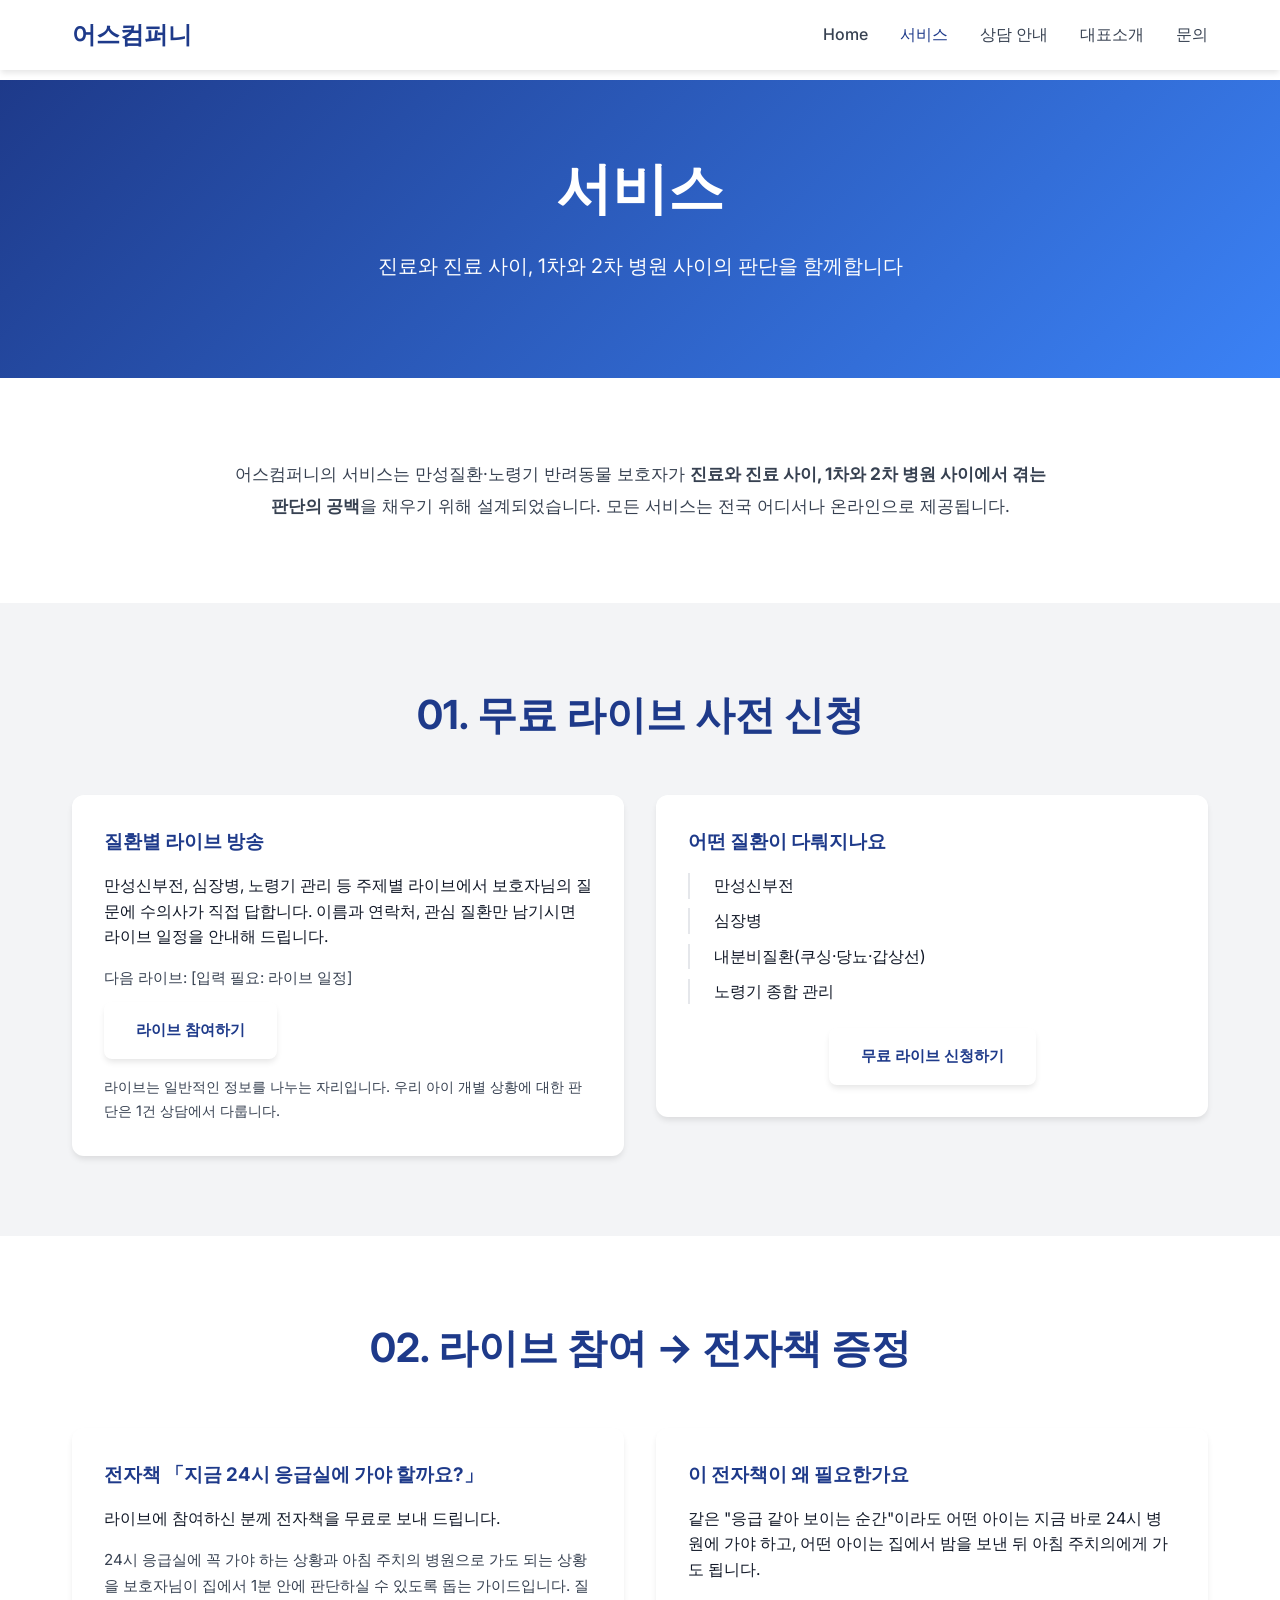
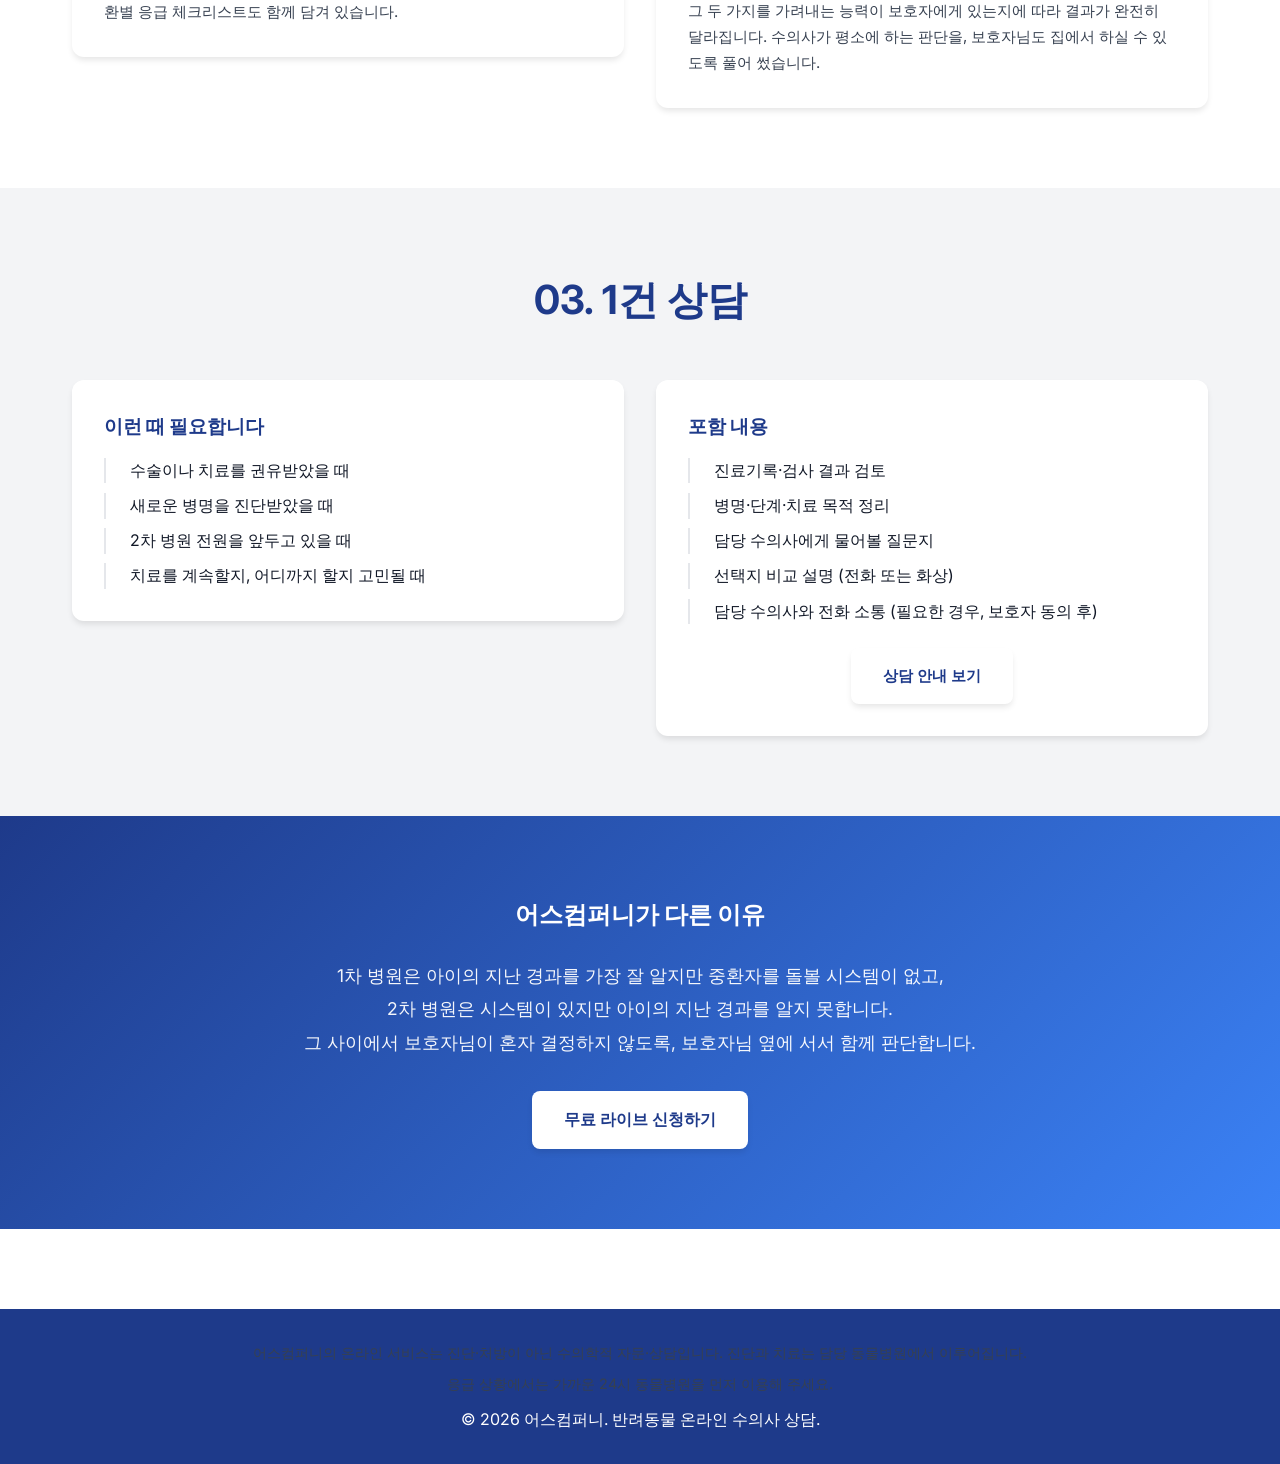
<file: services.html>
<!DOCTYPE html>
<html lang="ko">
<head>
    <meta charset="UTF-8">
    <meta name="viewport" content="width=device-width, initial-scale=1.0">
    <title>서비스 - 어스컴퍼니</title>
    <meta name="description" content="어스컴퍼니의 반려동물 온라인 수의사 상담 서비스 상세 안내. 무료 라이브 사전 신청, 라이브 참여 시 전자책 증정, 1건 상담의 3단계.">
    <link rel="stylesheet" href="css/style.css">
    <link rel="icon" href="data:image/svg+xml,<svg xmlns='http://www.w3.org/2000/svg' viewBox='0 0 100 100'><rect width='100' height='100' fill='%231e3a8a'/><text x='50' y='68' font-size='56' font-family='Inter,sans-serif' font-weight='700' fill='white' text-anchor='middle'>E</text></svg>">
</head>
<body>
    <nav>
        <div class="nav-container">
            <a href="index.html" class="logo">어스컴퍼니</a>
            <ul class="nav-links">
                <li><a href="index.html">Home</a></li>
                <li><a href="services.html">서비스</a></li>
                <li><a href="membership.html">상담 안내</a></li>
                <li><a href="about.html">대표소개</a></li>
                <li><a href="contact.html">문의</a></li>
            </ul>
            <div class="hamburger">
                <span></span>
                <span></span>
                <span></span>
            </div>
        </div>
    </nav>

    <main>
        <section class="hero" style="padding: 4rem 2rem; min-height: auto;">
            <div class="hero-content">
                <h1>서비스</h1>
                <p>진료와 진료 사이, 1차와 2차 병원 사이의 판단을 함께합니다</p>
            </div>
        </section>

        <section class="section">
            <div class="container">
                <div style="max-width: 820px; margin: 0 auto; text-align: center; color: var(--gray-700); font-size: 1.08rem; line-height: 1.9;">
                    <p>어스컴퍼니의 서비스는 만성질환·노령기 반려동물 보호자가 <strong>진료와 진료 사이, 1차와 2차 병원 사이에서 겪는 판단의 공백</strong>을 채우기 위해 설계되었습니다. 모든 서비스는 전국 어디서나 온라인으로 제공됩니다.</p>
                </div>
            </div>
        </section>

        <section class="section" style="background-color: var(--gray-100);">
            <div class="container">
                <h2 class="section-title">01. 무료 라이브 사전 신청</h2>
                <div class="grid grid-2" style="align-items: start;">
                    <div class="card">
                        <h3 style="color: var(--deep-blue); margin-bottom: 1rem;">질환별 라이브 방송</h3>
                        <p style="margin-bottom: 1rem;">만성신부전, 심장병, 노령기 관리 등 주제별 라이브에서 보호자님의 질문에 수의사가 직접 답합니다. 이름과 연락처, 관심 질환만 남기시면 라이브 일정을 안내해 드립니다.</p>
                        <p style="margin-bottom: 0.75rem; color: var(--gray-700); font-size: 0.95rem;">다음 라이브: <span data-todo="live-schedule">[입력 필요: 라이브 일정]</span></p>
                        <a href="#" class="btn" style="font-size: 0.95rem;" data-todo="live-url" hidden>라이브 참여하기</a>
                        <p style="margin-top: 1rem; color: var(--gray-700); font-size: 0.9rem; line-height: 1.7;">라이브는 일반적인 정보를 나누는 자리입니다. 우리 아이 개별 상황에 대한 판단은 1건 상담에서 다룹니다.</p>
                    </div>
                    <div class="card">
                        <h3 style="color: var(--deep-blue); margin-bottom: 1rem;">어떤 질환이 다뤄지나요</h3>
                        <ul style="list-style: none; padding: 0;">
                            <li style="margin-bottom: 0.6rem; padding-left: 1rem; border-left: 2px solid var(--gray-200);">
                                <span style="padding-left: 0.5rem;">만성신부전</span>
                            </li>
                            <li style="margin-bottom: 0.6rem; padding-left: 1rem; border-left: 2px solid var(--gray-200);">
                                <span style="padding-left: 0.5rem;">심장병</span>
                            </li>
                            <li style="margin-bottom: 0.6rem; padding-left: 1rem; border-left: 2px solid var(--gray-200);">
                                <span style="padding-left: 0.5rem;">내분비질환(쿠싱·당뇨·갑상선)</span>
                            </li>
                            <li style="margin-bottom: 0; padding-left: 1rem; border-left: 2px solid var(--gray-200);">
                                <span style="padding-left: 0.5rem;">노령기 종합 관리</span>
                            </li>
                        </ul>
                        <div style="text-align: center; margin-top: 1.5rem;">
                            <a href="contact.html#live" class="btn" style="font-size: 0.95rem;">무료 라이브 신청하기</a>
                        </div>
                    </div>
                </div>
            </div>
        </section>

        <section class="section">
            <div class="container">
                <h2 class="section-title">02. 라이브 참여 → 전자책 증정</h2>
                <div class="grid grid-2" style="align-items: start;">
                    <div class="card">
                        <h3 style="color: var(--deep-blue); margin-bottom: 1rem;">전자책 <span data-todo="ebook-title">「지금 24시 응급실에 가야 할까요?」</span></h3>
                        <p style="margin-bottom: 1rem;">라이브에 참여하신 분께 전자책을 무료로 보내 드립니다.</p>
                        <p style="color: var(--gray-700); font-size: 0.95rem; line-height: 1.7;">24시 응급실에 꼭 가야 하는 상황과 아침 주치의 병원으로 가도 되는 상황을 보호자님이 집에서 1분 안에 판단하실 수 있도록 돕는 가이드입니다. 질환별 응급 체크리스트도 함께 담겨 있습니다.</p>
                    </div>
                    <div class="card">
                        <h3 style="color: var(--deep-blue); margin-bottom: 1rem;">이 전자책이 왜 필요한가요</h3>
                        <p style="margin-bottom: 1rem;">같은 "응급 같아 보이는 순간"이라도 어떤 아이는 지금 바로 24시 병원에 가야 하고, 어떤 아이는 집에서 밤을 보낸 뒤 아침 주치의에게 가도 됩니다.</p>
                        <p style="color: var(--gray-700); font-size: 0.95rem; line-height: 1.7;">그 두 가지를 가려내는 능력이 보호자에게 있는지에 따라 결과가 완전히 달라집니다. 수의사가 평소에 하는 판단을, 보호자님도 집에서 하실 수 있도록 풀어 썼습니다.</p>
                    </div>
                </div>
            </div>
        </section>

        <section class="section" style="background-color: var(--gray-100);">
            <div class="container">
                <h2 class="section-title">03. 1건 상담</h2>
                <div class="grid grid-2" style="align-items: start;">
                    <div class="card">
                        <h3 style="color: var(--deep-blue); margin-bottom: 1rem;">이런 때 필요합니다</h3>
                        <ul style="list-style: none; padding: 0;">
                            <li style="margin-bottom: 0.6rem; padding-left: 1rem; border-left: 2px solid var(--gray-200);">
                                <span style="padding-left: 0.5rem;">수술이나 치료를 권유받았을 때</span>
                            </li>
                            <li style="margin-bottom: 0.6rem; padding-left: 1rem; border-left: 2px solid var(--gray-200);">
                                <span style="padding-left: 0.5rem;">새로운 병명을 진단받았을 때</span>
                            </li>
                            <li style="margin-bottom: 0.6rem; padding-left: 1rem; border-left: 2px solid var(--gray-200);">
                                <span style="padding-left: 0.5rem;">2차 병원 전원을 앞두고 있을 때</span>
                            </li>
                            <li style="margin-bottom: 0; padding-left: 1rem; border-left: 2px solid var(--gray-200);">
                                <span style="padding-left: 0.5rem;">치료를 계속할지, 어디까지 할지 고민될 때</span>
                            </li>
                        </ul>
                    </div>
                    <div class="card">
                        <h3 style="color: var(--deep-blue); margin-bottom: 1rem;">포함 내용</h3>
                        <ul style="list-style: none; padding: 0;">
                            <li style="margin-bottom: 0.6rem; padding-left: 1rem; border-left: 2px solid var(--gray-200);">
                                <span style="padding-left: 0.5rem;">진료기록·검사 결과 검토</span>
                            </li>
                            <li style="margin-bottom: 0.6rem; padding-left: 1rem; border-left: 2px solid var(--gray-200);">
                                <span style="padding-left: 0.5rem;">병명·단계·치료 목적 정리</span>
                            </li>
                            <li style="margin-bottom: 0.6rem; padding-left: 1rem; border-left: 2px solid var(--gray-200);">
                                <span style="padding-left: 0.5rem;">담당 수의사에게 물어볼 질문지</span>
                            </li>
                            <li style="margin-bottom: 0.6rem; padding-left: 1rem; border-left: 2px solid var(--gray-200);">
                                <span style="padding-left: 0.5rem;">선택지 비교 설명 (전화 또는 화상)</span>
                            </li>
                            <li style="margin-bottom: 0; padding-left: 1rem; border-left: 2px solid var(--gray-200);">
                                <span style="padding-left: 0.5rem;">담당 수의사와 전화 소통 (필요한 경우, 보호자 동의 후)</span>
                            </li>
                        </ul>
                        <div style="text-align: center; margin-top: 1.5rem;">
                            <a href="membership.html" class="btn" style="font-size: 0.95rem;">상담 안내 보기</a>
                        </div>
                    </div>
                </div>
            </div>
        </section>

        <section class="section" style="background: linear-gradient(135deg, var(--deep-blue) 0%, var(--light-blue) 100%); color: white;">
            <div class="container">
                <div style="text-align: center; max-width: 820px; margin: 0 auto;">
                    <h2 style="margin-bottom: 1.5rem; color: white;">어스컴퍼니가 다른 이유</h2>
                    <p style="font-size: 1.1rem; margin-bottom: 2rem; opacity: 0.95; line-height: 1.9;">
                        1차 병원은 아이의 지난 경과를 가장 잘 알지만 중환자를 돌볼 시스템이 없고,<br>
                        2차 병원은 시스템이 있지만 아이의 지난 경과를 알지 못합니다.<br>
                        그 사이에서 보호자님이 혼자 결정하지 않도록, 보호자님 옆에 서서 함께 판단합니다.
                    </p>
                    <a href="contact.html#live" class="btn" style="background: white; color: var(--deep-blue);">무료 라이브 신청하기</a>
                </div>
            </div>
        </section>
    </main>

    <footer>
        <div class="container">
            <p style="font-size: 0.9rem; color: var(--gray-700); margin-bottom: 0.5rem;">어스컴퍼니의 온라인 서비스는 진단·처방이 아닌 수의학적 자문·상담입니다. 진단과 치료는 담당 동물병원에서 이루어집니다.</p>
            <p style="font-size: 0.9rem; color: var(--gray-700); margin-bottom: 0.75rem;">응급 상황에서는 가까운 24시 동물병원을 먼저 이용해 주세요.</p>
            <p>&copy; 2026 어스컴퍼니. 반려동물 온라인 수의사 상담.</p>
        </div>
    </footer>

    <script src="js/script.js"></script>
</body>
</html>
</file>
<file: css/olive.css>
/* 올리브동물병원 — 첫 페이지 */
:root {
  /* 병원 로고 색: 갈색 #4F3E2A, 올리브 잎 #B9AF0F */
  --olive: #4f3e2a;
  --olive-dark: #3a2d1e;
  --leaf: #b2a816;
  --olive-soft: #f3f1da;
  --cream: #fbf9f2;
  --ink: #2b2219;
  --muted: #6d655a;
  --line: #e8e3d4;
  --radius: 14px;
}
* { box-sizing: border-box; }
html { scroll-behavior: smooth; scroll-padding-top: 76px; }
body {
  margin: 0; color: var(--ink); background: #fff; line-height: 1.65;
  font-family: "Pretendard", "Apple SD Gothic Neo", "Malgun Gothic", "Noto Sans KR", system-ui, sans-serif;
  -webkit-font-smoothing: antialiased; word-break: keep-all;
}
a { color: var(--olive-dark); }
.ol-wrap { max-width: 1080px; margin: 0 auto; padding: 0 24px; }

/* 머리 */
.ol-header { position: sticky; top: 0; z-index: 10; background: rgba(255,255,255,.94); backdrop-filter: blur(8px); border-bottom: 1px solid var(--line); }
.ol-header-in { display: flex; align-items: center; gap: 24px; height: 64px; }
.ol-logo { display: flex; align-items: center; gap: 8px; font-weight: 800; font-size: 1.2rem; color: var(--olive-dark); text-decoration: none; }
.ol-logo img { height: 40px; width: auto; display: block; }
.ol-logo-name { font-size: 1.05rem; padding-left: 10px; border-left: 2px solid var(--line); }
.ol-nav { display: flex; gap: 22px; margin-left: auto; }
.ol-nav a { color: var(--ink); text-decoration: none; font-size: .95rem; }
.ol-nav a:hover { color: var(--olive); }

/* 버튼 */
.ol-btn { display: inline-block; padding: 12px 22px; border-radius: 999px; background: var(--olive); color: #fff; text-decoration: none; font-weight: 700; border: 2px solid var(--olive); transition: background .2s, color .2s; }
.ol-btn:hover { background: var(--olive-dark); border-color: var(--olive-dark); }
.ol-btn-sm { padding: 8px 16px; font-size: .9rem; }
.ol-btn-ghost { background: transparent; color: var(--olive-dark); }
.ol-btn-ghost:hover { background: var(--olive-soft); color: var(--olive-dark); }

/* 첫 화면 */
.ol-hero {
  background:
    radial-gradient(1100px 420px at 85% -10%, rgba(185,175,15,.22), transparent 60%),
    radial-gradient(700px 360px at -10% 110%, rgba(185,175,15,.10), transparent 60%),
    var(--cream);
  padding: 96px 0 88px;
}
.ol-eyebrow { display: inline-block; margin: 0 0 14px; padding: 4px 12px; border-radius: 999px; background: var(--olive-soft); color: var(--olive-dark); font-weight: 700; font-size: .9rem; }
.ol-hero h1 { margin: 0 0 18px; font-size: clamp(1.9rem, 4.2vw, 3rem); line-height: 1.3; letter-spacing: -.02em; }
.ol-lead { margin: 0 0 30px; color: var(--muted); font-size: 1.1rem; }
.ol-hero-cta { display: flex; gap: 12px; flex-wrap: wrap; }

/* 구획 */
.ol-section { padding: 72px 0; }
.ol-section-tint { background: var(--cream); }
.ol-h2 { margin: 0 0 6px; font-size: 1.7rem; letter-spacing: -.01em; }
.ol-sub { margin: 0 0 28px; color: var(--muted); }

/* 진료시간·공지 (VetChart가 채우는 칸) */
#vetchart-clinic-info { max-width: 1032px !important; margin: 0 auto !important; border-color: var(--line) !important; box-shadow: 0 6px 24px rgba(69,82,32,.06); }
#vetchart-clinic-info .vc-title { display: none; }
#vetchart-clinic-info .vc-notice { border-left-color: var(--leaf) !important; background: var(--olive-soft) !important; }
#vetchart-clinic-info td:first-child { font-weight: 700; color: var(--olive-dark); white-space: nowrap; }

/* 진료 안내 카드 */
.ol-cards { display: grid; grid-template-columns: repeat(3, 1fr); gap: 18px; }
.ol-card { padding: 24px; border: 1px solid var(--line); border-radius: var(--radius); background: #fff; }
.ol-card h3 { margin: 10px 0 6px; font-size: 1.1rem; }
.ol-card p { margin: 0; color: var(--muted); font-size: .97rem; }
.ol-ico { width: 44px; height: 44px; display: grid; place-items: center; border-radius: 12px; background: var(--olive-soft); font-size: 1.3rem; }
.ol-card { border-top: 3px solid var(--leaf); }

/* 장비 */
.ol-equip { list-style: none; margin: 0; padding: 0; display: grid; grid-template-columns: repeat(4, 1fr); gap: 14px; }
.ol-equip li { padding: 20px; border-radius: var(--radius); background: #fff; border: 1px solid var(--line); }
.ol-equip strong { display: block; margin-bottom: 4px; }
.ol-equip span { color: var(--muted); font-size: .95rem; }

/* 연락처 */
.ol-contact { display: grid; grid-template-columns: 1fr 1fr; gap: 32px; align-items: center; }
.ol-phone { font-size: 2.2rem; font-weight: 800; text-decoration: none; color: var(--olive-dark); letter-spacing: .01em; }
.ol-contact-box { padding: 24px; border-radius: var(--radius); background: var(--cream); border: 1px solid var(--line); }
.ol-contact-box p { margin: 6px 0; }
.ol-contact-box strong { display: inline-block; min-width: 110px; color: var(--olive-dark); }
.ol-muted { color: var(--muted); font-size: .92rem; }
.ol-h3 { margin: 26px 0 4px; font-size: 1.1rem; }
.ol-addr { margin: 0 0 12px; font-size: 1.05rem; }
.ol-map { display: flex; gap: 8px; flex-wrap: wrap; }

/* 바닥 */
.ol-footer { padding: 36px 0; background: var(--olive-dark); color: #e9ecdc; }
.ol-footer a, .ol-footer strong { color: #fff; }
.ol-footer p { margin: 4px 0; }
.ol-footer .ol-muted { color: #cfc6b4; }

@media (max-width: 860px) {
  .ol-nav { display: none; }
  .ol-header-in .ol-btn-sm { margin-left: auto; }
  #vetchart-clinic-info { margin: 0 16px !important; padding: 16px !important; }
  .ol-cards { grid-template-columns: 1fr 1fr; }
  .ol-equip { grid-template-columns: 1fr 1fr; }
  .ol-contact { grid-template-columns: 1fr; }
  .ol-br { display: none; }
}
@media (max-width: 540px) {
  .ol-logo-name { display: none; }
  .ol-header-in { gap: 12px; }
  .ol-hero { padding: 64px 0 56px; }
  .ol-cards, .ol-equip { grid-template-columns: 1fr; }
  .ol-section { padding: 56px 0; }
  .ol-phone { font-size: 1.8rem; }
}
</file>
<file: css/style.css>
/* 어스컴퍼니 포트폴리오 - CSS */
@import url('https://fonts.googleapis.com/css2?family=Inter:wght@300;400;500;600;700&display=swap');

:root {
  --deep-blue: #1e3a8a;
  --light-blue: #3b82f6;
  --white: #ffffff;
  --black: #000000;
  --gray-100: #f3f4f6;
  --gray-200: #e5e7eb;
  --gray-700: #374151;
  --gray-900: #111827;
  --shadow: 0 4px 6px -1px rgba(0, 0, 0, 0.1);
  --shadow-lg: 0 10px 15px -3px rgba(0, 0, 0, 0.1);
}

* {
  margin: 0;
  padding: 0;
  box-sizing: border-box;
}

body {
  font-family: 'Inter', sans-serif;
  line-height: 1.6;
  color: var(--gray-900);
  background-color: var(--white);
}

/* 네비게이션 */
nav {
  background-color: var(--white);
  box-shadow: var(--shadow);
  position: fixed;
  top: 0;
  width: 100%;
  z-index: 1000;
}

.nav-container {
  max-width: 1200px;
  margin: 0 auto;
  padding: 1rem 2rem;
  display: flex;
  justify-content: space-between;
  align-items: center;
}

.logo {
  font-size: 1.5rem;
  font-weight: 700;
  color: var(--deep-blue);
  text-decoration: none;
}

.nav-links {
  display: flex;
  list-style: none;
  gap: 2rem;
}

.nav-links a {
  text-decoration: none;
  color: var(--gray-700);
  font-weight: 500;
  transition: color 0.3s ease;
}

.nav-links a:hover,
.nav-links a.active {
  color: var(--deep-blue);
}

/* 모바일 네비게이션 */
.hamburger {
  display: none;
  flex-direction: column;
  cursor: pointer;
  gap: 4px;
}

.hamburger span {
  width: 25px;
  height: 3px;
  background-color: var(--deep-blue);
  transition: 0.3s;
}

/* 메인 컨테이너 */
.container {
  max-width: 1200px;
  margin: 0 auto;
  padding: 0 2rem;
}

main {
  margin-top: 80px;
  min-height: calc(100vh - 80px);
}

/* 히어로 섹션 */
.hero {
  background: linear-gradient(135deg, var(--deep-blue) 0%, var(--light-blue) 100%);
  color: var(--white);
  padding: 6rem 2rem;
  text-align: center;
  min-height: calc(100vh - 80px);
  display: flex;
  align-items: center;
  justify-content: center;
}

.hero-content h1 {
  font-size: 3.5rem;
  font-weight: 700;
  margin-bottom: 1rem;
  animation: fadeInUp 1s ease-out;
}

.hero-content p {
  font-size: 1.25rem;
  margin-bottom: 2rem;
  opacity: 0.9;
  animation: fadeInUp 1s ease-out 0.2s both;
}

.hero-content .subtitle {
  font-size: 1rem;
  margin-bottom: 3rem;
  opacity: 0.8;
  animation: fadeInUp 1s ease-out 0.4s both;
}

/* 버튼 */
.btn {
  display: inline-block;
  padding: 1rem 2rem;
  background-color: var(--white);
  color: var(--deep-blue);
  text-decoration: none;
  border-radius: 8px;
  font-weight: 600;
  transition: all 0.3s ease;
  box-shadow: var(--shadow);
  animation: fadeInUp 1s ease-out 0.6s both;
}

.btn:hover {
  transform: translateY(-2px);
  box-shadow: var(--shadow-lg);
  background-color: var(--gray-100);
}

.btn-secondary {
  background-color: transparent;
  color: var(--white);
  border: 2px solid var(--white);
}

.btn-secondary:hover {
  background-color: var(--white);
  color: var(--deep-blue);
}

/* 섹션 공통 스타일 */
.section {
  padding: 5rem 0;
}

.section-title {
  font-size: 2.5rem;
  font-weight: 700;
  text-align: center;
  margin-bottom: 3rem;
  color: var(--deep-blue);
}

/* 카드 */
.card {
  background-color: var(--white);
  border-radius: 12px;
  padding: 2rem;
  box-shadow: var(--shadow);
  transition: transform 0.3s ease, box-shadow 0.3s ease;
}

.card:hover {
  transform: translateY(-5px);
  box-shadow: var(--shadow-lg);
}

/* 그리드 */
.grid {
  display: grid;
  gap: 2rem;
}

.grid-2 {
  grid-template-columns: repeat(auto-fit, minmax(300px, 1fr));
}

.grid-3 {
  grid-template-columns: repeat(auto-fit, minmax(250px, 1fr));
}

/* 스킬 섹션 */
.skills-grid {
  display: grid;
  grid-template-columns: repeat(auto-fit, minmax(200px, 1fr));
  gap: 1.5rem;
  margin-top: 2rem;
}

.skill-item {
  text-align: center;
  padding: 1.5rem;
  background-color: var(--gray-100);
  border-radius: 8px;
  transition: background-color 0.3s ease;
}

.skill-item:hover {
  background-color: var(--gray-200);
}

/* 프로젝트 카드 */
.project-card {
  border-left: 4px solid var(--deep-blue);
}

.project-title {
  font-size: 1.25rem;
  font-weight: 600;
  margin-bottom: 0.5rem;
  color: var(--deep-blue);
}

.project-status {
  display: inline-block;
  padding: 0.25rem 0.75rem;
  background-color: var(--light-blue);
  color: var(--white);
  border-radius: 20px;
  font-size: 0.875rem;
  margin-bottom: 1rem;
}

/* 연락처 */
.contact-info {
  text-align: center;
  background-color: var(--gray-100);
  padding: 3rem;
  border-radius: 12px;
}

.contact-info a {
  color: var(--deep-blue);
  text-decoration: none;
  font-weight: 600;
}

.contact-info a:hover {
  text-decoration: underline;
}

/* 푸터 */
footer {
  background-color: var(--deep-blue);
  color: var(--white);
  text-align: center;
  padding: 2rem;
  margin-top: 5rem;
}

/* 애니메이션 */
@keyframes fadeInUp {
  from {
    opacity: 0;
    transform: translateY(30px);
  }
  to {
    opacity: 1;
    transform: translateY(0);
  }
}

/* 반응형 디자인 */
@media (max-width: 768px) {
  .nav-links {
    display: none;
    position: absolute;
    top: 100%;
    left: 0;
    width: 100%;
    background-color: var(--white);
    flex-direction: column;
    padding: 1rem 2rem;
    box-shadow: var(--shadow);
  }

  .nav-links.active {
    display: flex;
  }

  .hamburger {
    display: flex;
  }

  .hero-content h1 {
    font-size: 2.5rem;
  }

  .hero-content p {
    font-size: 1.1rem;
  }

  .section-title {
    font-size: 2rem;
  }

  .container {
    padding: 0 1rem;
  }

  .hero {
    padding: 4rem 1rem;
  }

  .grid-2,
  .grid-3 {
    grid-template-columns: 1fr;
  }
}

@media (max-width: 480px) {
  .hero-content h1 {
    font-size: 2rem;
  }

  .nav-container {
    padding: 1rem;
  }

  .btn {
    padding: 0.75rem 1.5rem;
    font-size: 0.9rem;
  }
}
</file>
